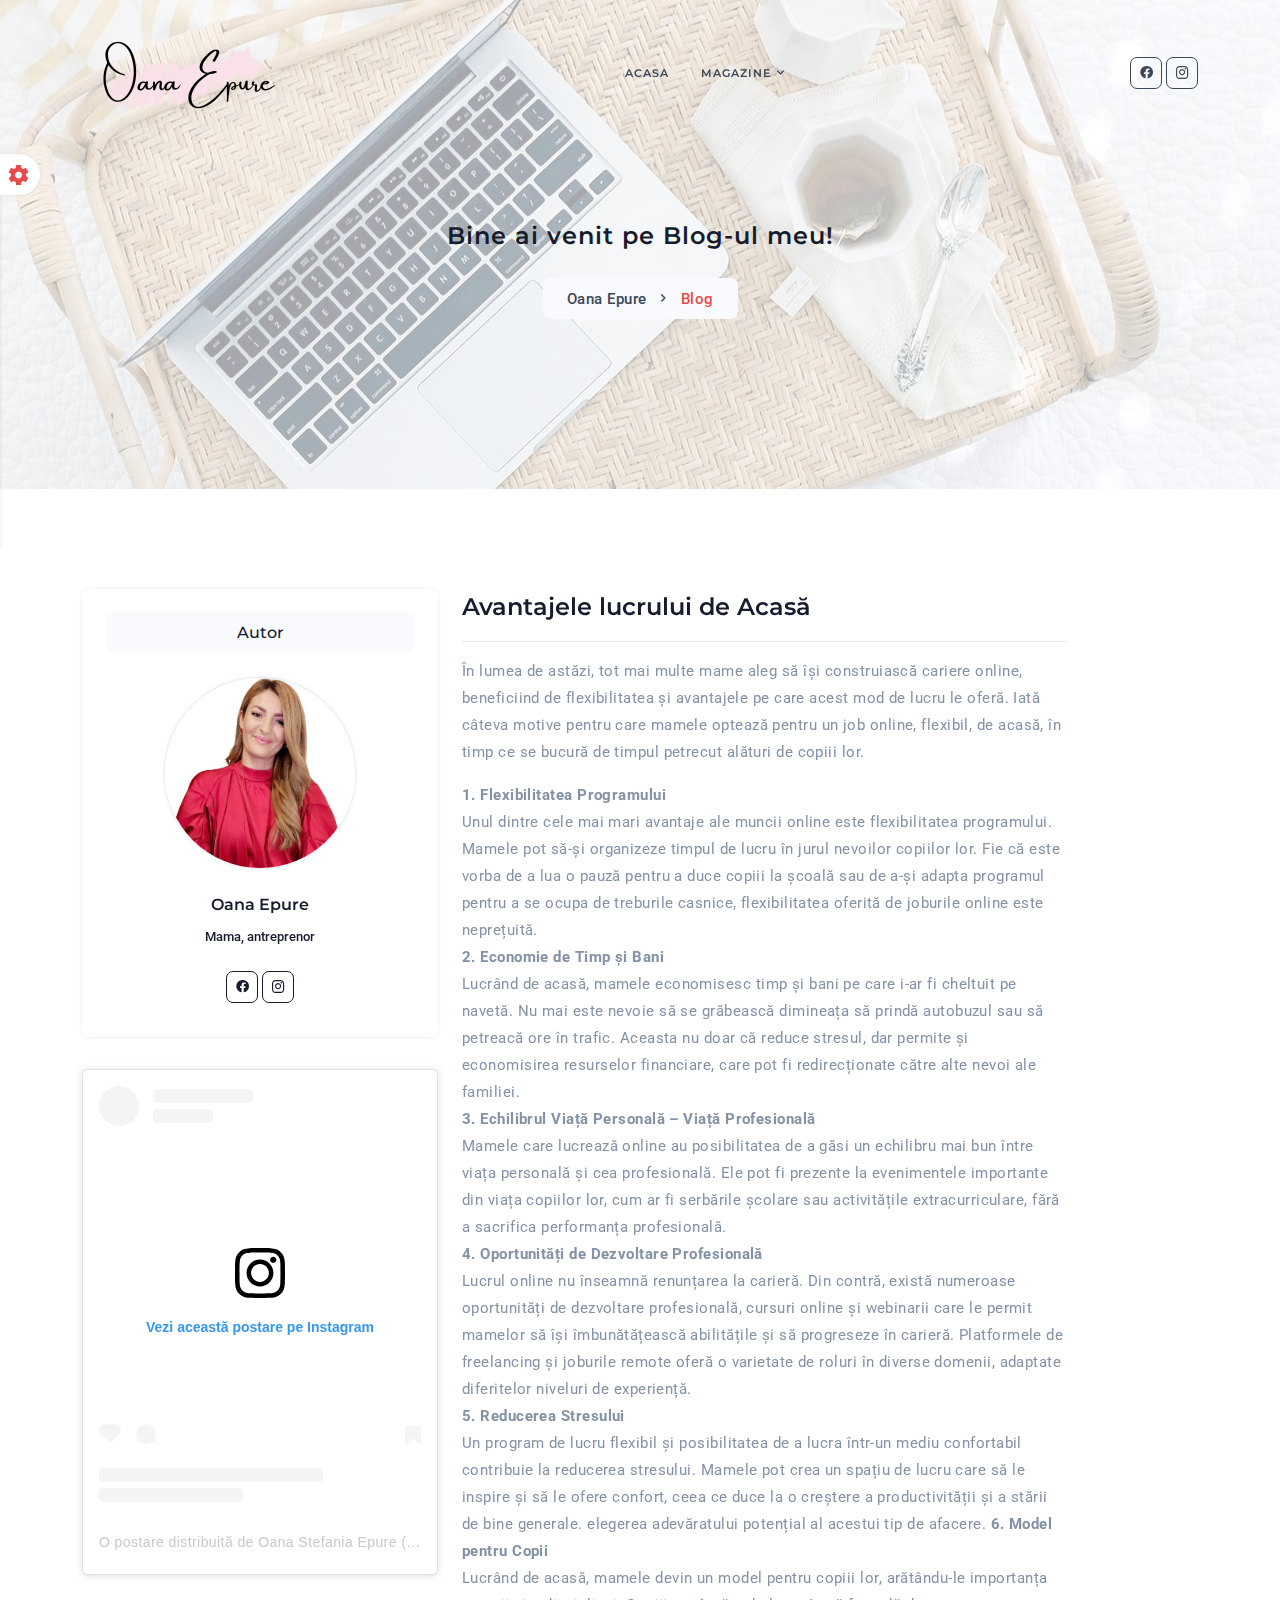
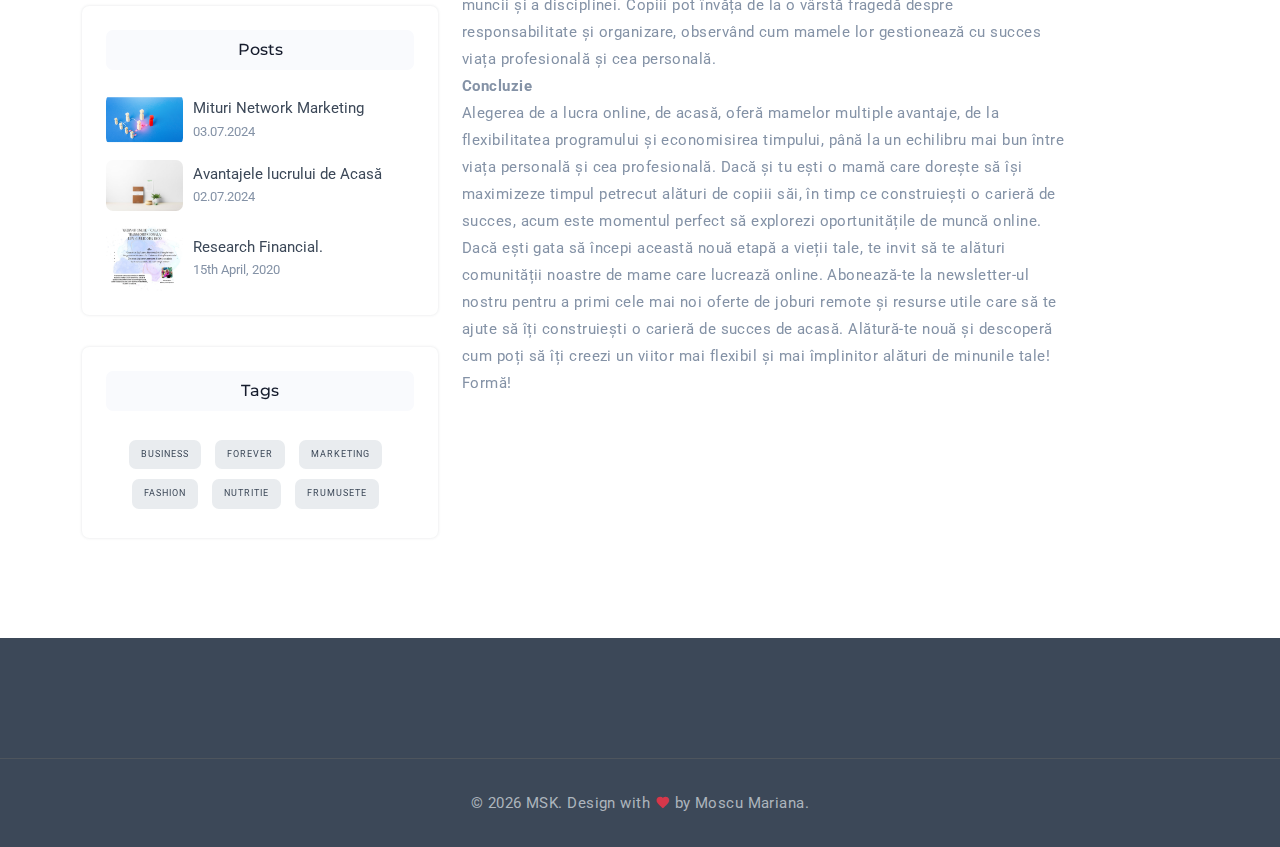
<file: page-blog-avantaje.html>
<!DOCTYPE html>
<html lang="en">
  <head>
    <meta charset="utf-8" />
    <title>Oana Epure- Blog</title>
    <meta name="viewport" content="width=device-width, initial-scale=1.0" />
    <meta
      name="description"
      content="Premium Bootstrap 5 Landing Page Template"
    />
    <meta
      name="keywords"
      content="Bootstrap 5, premium, marketing, multipurpose"
    />
    <meta content="Shreethemes" name="author" />
    <!-- favicon -->
    <link rel="shortcut icon" href="images/favicon.ico" />
    <!-- Bootstrap -->
    <link href="css/bootstrap.min.css" rel="stylesheet" type="text/css" />

    <!-- Icon -->
    <link
      href="css/materialdesignicons.min.css"
      rel="stylesheet"
      type="text/css"
    />
    <!-- Custom Css -->
    <link
      href="css/style.min.css"
      rel="stylesheet"
      type="text/css"
      id="theme-opt"
    />
    <link href="css/colors/default.css" rel="stylesheet" id="color-opt" />
  </head>

  <body>
    <!-- Loader -->
    <div id="preloader">
      <div id="status">
        <div class="logo">
          <img
            src="images/logo.png"
            height="20"
            class="d-block mx-auto"
            alt=""
          />
        </div>
        <div class="spinner">
          <div class="bounce1"></div>
          <div class="bounce2"></div>
          <div class="bounce3"></div>
        </div>
      </div>
    </div>
    <!-- Loader -->

    <!-- Navbar Start -->
    <nav
      id="navbar"
      class="navbar navbar-expand-lg fixed-top navbar-custom navbar-light sticky"
    >
      <div class="container">
        <a class="navbar-brand" href="">
          <img src="images/logo.png" class="logo-light-mode" alt="" />
          <img src="images/logo.png" class="logo-dark-mode" alt="" />
        </a>
        <button
          class="navbar-toggler"
          type="button"
          data-bs-toggle="collapse"
          data-bs-target="#navbarCollapse"
          aria-controls="navbarCollapse"
          aria-expanded="false"
          aria-label="Toggle navigation"
        >
          <span data-feather="menu" class="fea icon-md"></span></button
        ><!--end button-->

        <div class="collapse navbar-collapse" id="navbarCollapse">
          <ul id="navbar-navlist" class="navbar-nav navbar-nav-link mx-auto">
            <li class="nav-item">
              <a class="nav-link" href="index.html">Acasa</a>
            </li>
            
            <!--end nav item-->
            <li class="btn-group nav-item">
              <button
                type="button"
                class="nav-link dropdown-toggle"
                data-bs-toggle="dropdown"
                aria-expanded="false"
              >
                Magazine
              </button>
              <ul class="dropdown-menu rounded border-0 shadow">
                <li>
                  <a
                    class="dropdown-item"
                    href="https://foreverliving.ro/aloe-vera-gelly-forever?rid=440-101-711-890&fbclid=IwAR0WhtSpmrFMXPHA9l3DPSHt-nsnHLXv6kcZBqEc7PninhhVXFdvXhzobcwl"
                    >Magazin RO</a
                  >
                </li>
                <li>
                  <a
                    class="dropdown-item"
                    href="https://foreverliving.com/gbr/en-gb/home"
                    >Magazin UK</a
                  >
                </li>
                <li>
                  <a
                    class="dropdown-item"
                    href="https://www.foreverliving.fr/FR/fr/boutique"
                    >Magazin Franta</a
                  >
                </li>
                <li>
                  <a
                    class="dropdown-item"
                    href="https://foreverliving.com/grc/el-gr/home"
                    >Magazin Grecia</a
                  >
                </li>
              </ul>
            </li>
          </ul>

          <ul class="list-unstyled mb-0 mt-2 mt-sm-0 social-icon">
            <li class="list-inline-item">
              <a href="https://www.facebook.com/musat.stefaniaoana">
                <i class="mdi mdi-facebook"> </i
              ></a>
            </li>

            <li class="list-inline-item">
              <a href="https://www.instagram.com/oanastefaniaepure/"
                ><i class="mdi mdi-instagram"></i
              ></a>
            </li>
          </ul>
        </div>
      </div>
      <!--end container-->
    </nav>
    <!--end navbar-->
    <!-- Navbar End -->
    <!-- Home Start -->
    <section
      class="bg-half d-table w-100"
      style="background: url('images/home/bg-pages.jpg') center center"
    >
      <div class="bg-overlay bg-overlay-white"></div>
      <div class="container">
        <div class="row mt-5 justify-content-center">
          <div class="col-lg-12 text-center">
            <div class="page-next-level">
              <h4 class="title">Bine ai venit pe Blog-ul meu!</h4>
              <ul
                class="page-next bg-light d-inline-block py-2 px-4 mt-3 rounded mb-0"
              >
                <li><a href="index.html" class="text-dark">Oana Epure</a></li>
                <li>
                  <span class="text-primary"> Blog</span>
                </li>
              </ul>
            </div>
          </div>
          <!--end col-->
        </div>
        <!--end row-->
      </div>
      <!--end container-->
    </section>
    <!--end section-->
    <!-- Home End -->

    <!-- Work Start -->
    <section class="section">
      <div class="container">
        <div class="row">
          <!-- WORK START -->
          <div
            class="col-lg-7 col-md-6 order-2 order-md-1 mt-4 mt-sm-0 pt-2 pt-sm-0"
          >
            <div class="row me-lg-4">
              <div class="col-lg-12">
                <div class="work-details">
                  <h4 class="title mb-3 border-bottom pb-3">
                    Avantajele lucrului de Acasă 
                  </h4>
                  <p class="text-muted">
                    În lumea de astăzi, tot mai multe mame aleg să își construiască cariere online, beneficiind de flexibilitatea și avantajele pe care acest mod de lucru le oferă. Iată câteva motive pentru care mamele optează pentru un job online, flexibil, de acasă, în timp ce se bucură de timpul petrecut alături de copiii lor. 
                  </p>
                  <p class="text-muted mb-0">
                    <b>
                      1. Flexibilitatea Programului </b
                    >
                    <br />
                    Unul dintre cele mai mari avantaje ale muncii online este flexibilitatea programului. Mamele pot să-și organizeze timpul de lucru în jurul nevoilor copiilor lor. Fie că este vorba de a lua o pauză pentru a duce copiii la școală sau de a-și adapta programul pentru a se ocupa de treburile casnice, flexibilitatea oferită de joburile online este neprețuită. 
                  </p>

                  <p class="text-muted mb-0">
                    <b>2. Economie de Timp și Bani  </b>
                    <br />
                    Lucrând de acasă, mamele economisesc timp și bani pe care i-ar fi cheltuit pe navetă. Nu mai este nevoie să se grăbească dimineața să prindă autobuzul sau să petreacă ore în trafic. Aceasta nu doar că reduce stresul, dar permite și economisirea resurselor financiare, care pot fi redirecționate către alte nevoi ale familiei. 

                  <p class="text-muted mb-0">
                    <b>
                      3. Echilibrul Viață Personală – Viață Profesională 
                    </b>
                    <br />
                    Mamele care lucrează online au posibilitatea de a găsi un echilibru mai bun între viața personală și cea profesională. Ele pot fi prezente la evenimentele importante din viața copiilor lor, cum ar fi serbările școlare sau activitățile extracurriculare, fără a sacrifica performanța profesională. 
                  </p>

                  <p class="text-muted mb-0">
                    <b>
                      4. Oportunități de Dezvoltare Profesională 
                    </b>
                    <br />
                    Lucrul online nu înseamnă renunțarea la carieră. Din contră, există numeroase oportunități de dezvoltare profesională, cursuri online și webinarii care le permit mamelor să își îmbunătățească abilitățile și să progreseze în carieră. Platformele de freelancing și joburile remote oferă o varietate de roluri în diverse domenii, adaptate diferitelor niveluri de experiență. 
                  </p>

                  <p class="text-muted mb-0">
                    <b> 5. Reducerea Stresului  </b>
                    <br />
                    Un program de lucru flexibil și posibilitatea de a lucra într-un mediu confortabil contribuie la reducerea stresului. Mamele pot crea un spațiu de lucru care să le inspire și să le ofere confort, ceea ce duce la o creștere a productivității și a stării de bine generale. elegerea adevăratului potențial al
                    acestui tip de afacere.
                    <b>6. Model pentru Copii </b>
                    <br />Lucrând de acasă, mamele devin un model pentru copiii lor, arătându-le importanța muncii și a disciplinei. Copiii pot învăța de la o vârstă fragedă despre responsabilitate și organizare, observând cum mamele lor gestionează cu succes viața profesională și cea personală.  <br /><b
                      >Concluzie </b>

                      <br>Alegerea de a lucra online, de acasă, oferă mamelor multiple avantaje, de la flexibilitatea programului și economisirea timpului, până la un echilibru mai bun între viața personală și cea profesională. Dacă și tu ești o mamă care dorește să își maximizeze timpul petrecut alături de copiii săi, în timp ce construiești o carieră de succes, acum este momentul perfect să explorezi oportunitățile de muncă online. 
                      
                       
                      
                      Dacă ești gata să începi această nouă etapă a vieții tale, te invit să te alături comunității noastre de mame care lucrează online. Abonează-te la newsletter-ul nostru pentru a primi cele mai noi oferte de joburi remote și resurse utile care să te ajute să îți construiești o carieră de succes de acasă. Alătură-te nouă și descoperă cum poți să îți creezi un viitor mai flexibil și mai împlinitor alături de minunile tale! 
                      
                      Formă!
                   
                  </p>
                </div>
              </div>
              <!--end col-->
            </div>
            <!--end row-->
          </div>
          <!--end col-->
          <!--end col-->

          <!-- START SIDEBAR -->
          <div class="col-lg-4 col-md-6 col-12 mt-4 mt-sm-0 pt-2 pt-sm-0">
            <div class="sidebar sticky-sidebar">
              <!-- Author -->
              <div class="widget">
                <div class="p-4 rounded shadow">
                  <h6
                    class="widget-title font-weight-bold pt-2 pb-2 bg-light rounded text-center"
                  >
                    Autor
                  </h6>
                  <div class="text-center author mt-4">
                    <img
                      src="images/home/hero.jpg"
                      class="avatar avatar-md shadow border mx-auto rounded-circle"
                      alt=""
                    />
                    <div class="mt-4">
                      <h6>Oana Epure</h6>
                      <small>Mama, antreprenor</small>
                      <ul class="list-unstyled social-icon social mt-4 mb-0">
                        <li class="list-inline-item">
                          <a href="https://www.facebook.com/musat.stefaniaoana" class="rounded"
                            ><i class="mdi mdi-facebook"></i
                          ></a>
                        </li>
                        <li class="list-inline-item">
                          <a href="https://www.instagram.com/oanastefaniaepure/" class="rounded"
                            ><i class="mdi mdi-instagram"></i
                          ></a>
                        </li>
                        
                       
                      </ul>
                    </div>
                  </div>
                </div>
              </div>
              <!-- Author -->

              <!-- social media -->
              <div class="widget mt-4 pt-2">
<blockquote class="instagram-media" data-instgrm-captioned data-instgrm-permalink="https://www.instagram.com/p/C8giT4OoSO4/?utm_source=ig_embed&amp;utm_campaign=loading" data-instgrm-version="14" style=" background:#FFF; border:0; border-radius:3px; box-shadow:0 0 1px 0 rgba(0,0,0,0.5),0 1px 10px 0 rgba(0,0,0,0.15); margin: 1px; max-width:540px; min-width:326px; padding:0; width:99.375%; width:-webkit-calc(100% - 2px); width:calc(100% - 2px);"><div style="padding:16px;"> <a href="https://www.instagram.com/p/C8giT4OoSO4/?utm_source=ig_embed&amp;utm_campaign=loading" style=" background:#FFFFFF; line-height:0; padding:0 0; text-align:center; text-decoration:none; width:100%;" target="_blank"> <div style=" display: flex; flex-direction: row; align-items: center;"> <div style="background-color: #F4F4F4; border-radius: 50%; flex-grow: 0; height: 40px; margin-right: 14px; width: 40px;"></div> <div style="display: flex; flex-direction: column; flex-grow: 1; justify-content: center;"> <div style=" background-color: #F4F4F4; border-radius: 4px; flex-grow: 0; height: 14px; margin-bottom: 6px; width: 100px;"></div> <div style=" background-color: #F4F4F4; border-radius: 4px; flex-grow: 0; height: 14px; width: 60px;"></div></div></div><div style="padding: 19% 0;"></div> <div style="display:block; height:50px; margin:0 auto 12px; width:50px;"><svg width="50px" height="50px" viewBox="0 0 60 60" version="1.1" xmlns="https://www.w3.org/2000/svg" xmlns:xlink="https://www.w3.org/1999/xlink"><g stroke="none" stroke-width="1" fill="none" fill-rule="evenodd"><g transform="translate(-511.000000, -20.000000)" fill="#000000"><g><path d="M556.869,30.41 C554.814,30.41 553.148,32.076 553.148,34.131 C553.148,36.186 554.814,37.852 556.869,37.852 C558.924,37.852 560.59,36.186 560.59,34.131 C560.59,32.076 558.924,30.41 556.869,30.41 M541,60.657 C535.114,60.657 530.342,55.887 530.342,50 C530.342,44.114 535.114,39.342 541,39.342 C546.887,39.342 551.658,44.114 551.658,50 C551.658,55.887 546.887,60.657 541,60.657 M541,33.886 C532.1,33.886 524.886,41.1 524.886,50 C524.886,58.899 532.1,66.113 541,66.113 C549.9,66.113 557.115,58.899 557.115,50 C557.115,41.1 549.9,33.886 541,33.886 M565.378,62.101 C565.244,65.022 564.756,66.606 564.346,67.663 C563.803,69.06 563.154,70.057 562.106,71.106 C561.058,72.155 560.06,72.803 558.662,73.347 C557.607,73.757 556.021,74.244 553.102,74.378 C549.944,74.521 548.997,74.552 541,74.552 C533.003,74.552 532.056,74.521 528.898,74.378 C525.979,74.244 524.393,73.757 523.338,73.347 C521.94,72.803 520.942,72.155 519.894,71.106 C518.846,70.057 518.197,69.06 517.654,67.663 C517.244,66.606 516.755,65.022 516.623,62.101 C516.479,58.943 516.448,57.996 516.448,50 C516.448,42.003 516.479,41.056 516.623,37.899 C516.755,34.978 517.244,33.391 517.654,32.338 C518.197,30.938 518.846,29.942 519.894,28.894 C520.942,27.846 521.94,27.196 523.338,26.654 C524.393,26.244 525.979,25.756 528.898,25.623 C532.057,25.479 533.004,25.448 541,25.448 C548.997,25.448 549.943,25.479 553.102,25.623 C556.021,25.756 557.607,26.244 558.662,26.654 C560.06,27.196 561.058,27.846 562.106,28.894 C563.154,29.942 563.803,30.938 564.346,32.338 C564.756,33.391 565.244,34.978 565.378,37.899 C565.522,41.056 565.552,42.003 565.552,50 C565.552,57.996 565.522,58.943 565.378,62.101 M570.82,37.631 C570.674,34.438 570.167,32.258 569.425,30.349 C568.659,28.377 567.633,26.702 565.965,25.035 C564.297,23.368 562.623,22.342 560.652,21.575 C558.743,20.834 556.562,20.326 553.369,20.18 C550.169,20.033 549.148,20 541,20 C532.853,20 531.831,20.033 528.631,20.18 C525.438,20.326 523.257,20.834 521.349,21.575 C519.376,22.342 517.703,23.368 516.035,25.035 C514.368,26.702 513.342,28.377 512.574,30.349 C511.834,32.258 511.326,34.438 511.181,37.631 C511.035,40.831 511,41.851 511,50 C511,58.147 511.035,59.17 511.181,62.369 C511.326,65.562 511.834,67.743 512.574,69.651 C513.342,71.625 514.368,73.296 516.035,74.965 C517.703,76.634 519.376,77.658 521.349,78.425 C523.257,79.167 525.438,79.673 528.631,79.82 C531.831,79.965 532.853,80.001 541,80.001 C549.148,80.001 550.169,79.965 553.369,79.82 C556.562,79.673 558.743,79.167 560.652,78.425 C562.623,77.658 564.297,76.634 565.965,74.965 C567.633,73.296 568.659,71.625 569.425,69.651 C570.167,67.743 570.674,65.562 570.82,62.369 C570.966,59.17 571,58.147 571,50 C571,41.851 570.966,40.831 570.82,37.631"></path></g></g></g></svg></div><div style="padding-top: 8px;"> <div style=" color:#3897f0; font-family:Arial,sans-serif; font-size:14px; font-style:normal; font-weight:550; line-height:18px;">Vezi această postare pe Instagram</div></div><div style="padding: 12.5% 0;"></div> <div style="display: flex; flex-direction: row; margin-bottom: 14px; align-items: center;"><div> <div style="background-color: #F4F4F4; border-radius: 50%; height: 12.5px; width: 12.5px; transform: translateX(0px) translateY(7px);"></div> <div style="background-color: #F4F4F4; height: 12.5px; transform: rotate(-45deg) translateX(3px) translateY(1px); width: 12.5px; flex-grow: 0; margin-right: 14px; margin-left: 2px;"></div> <div style="background-color: #F4F4F4; border-radius: 50%; height: 12.5px; width: 12.5px; transform: translateX(9px) translateY(-18px);"></div></div><div style="margin-left: 8px;"> <div style=" background-color: #F4F4F4; border-radius: 50%; flex-grow: 0; height: 20px; width: 20px;"></div> <div style=" width: 0; height: 0; border-top: 2px solid transparent; border-left: 6px solid #f4f4f4; border-bottom: 2px solid transparent; transform: translateX(16px) translateY(-4px) rotate(30deg)"></div></div><div style="margin-left: auto;"> <div style=" width: 0px; border-top: 8px solid #F4F4F4; border-right: 8px solid transparent; transform: translateY(16px);"></div> <div style=" background-color: #F4F4F4; flex-grow: 0; height: 12px; width: 16px; transform: translateY(-4px);"></div> <div style=" width: 0; height: 0; border-top: 8px solid #F4F4F4; border-left: 8px solid transparent; transform: translateY(-4px) translateX(8px);"></div></div></div> <div style="display: flex; flex-direction: column; flex-grow: 1; justify-content: center; margin-bottom: 24px;"> <div style=" background-color: #F4F4F4; border-radius: 4px; flex-grow: 0; height: 14px; margin-bottom: 6px; width: 224px;"></div> <div style=" background-color: #F4F4F4; border-radius: 4px; flex-grow: 0; height: 14px; width: 144px;"></div></div></a><p style=" color:#c9c8cd; font-family:Arial,sans-serif; font-size:14px; line-height:17px; margin-bottom:0; margin-top:8px; overflow:hidden; padding:8px 0 7px; text-align:center; text-overflow:ellipsis; white-space:nowrap;"><a href="https://www.instagram.com/p/C8giT4OoSO4/?utm_source=ig_embed&amp;utm_campaign=loading" style=" color:#c9c8cd; font-family:Arial,sans-serif; font-size:14px; font-style:normal; font-weight:normal; line-height:17px; text-decoration:none;" target="_blank">O postare distribuită de Oana Stefania Epure (@oanastefaniaepure)</a></p></div></blockquote> <script async src="//www.instagram.com/embed.js"></script>                <!-- SEARCH -->

             

              <!-- RECENT POST -->
              <div class="widget mt-4 pt-2">
                <div class="p-4 rounded shadow">
                  <h6
                    class="widget-title font-weight-bold pt-2 pb-2 bg-light rounded text-center"
                  >
                  Posts
                  </h6>
                  <div class="mt-4">
                    <div class="clearfix d-flex align-items-center post-recent">
                      <div class="post-recent-thumb">
                        <a href="jvascript:void(0)">
                          <img
                            alt="img"
                            src="images/blog/07.jpg"
                            class="img-fluid rounded"
                        /></a>
                      </div>
                      <div class="post-recent-content">
                        <a href="page-blog.html">Mituri Network Marketing</a
                        ><span class="text-muted">03.07.2024</span>
                      </div>
                    </div>
                    <div class="clearfix d-flex align-items-center post-recent">
                      <div class="post-recent-thumb">
                        <a href="page-blog.html">
                          <img
                            alt="img"
                            src="images/blog/08.jpg"
                            class="img-fluid rounded"
                        /></a>
                      </div>
                      <div class="post-recent-content">
                        <a href="page-blog-detail.html"
                          >Avantajele lucrului de Acasă </a
                        >
                        <span class="text-muted">02.07.2024</span>
                      </div>
                    </div>
                    <div class="clearfix d-flex align-items-center post-recent">
                      <div class="post-recent-thumb">
                        <a href="page-blog-avantaje.html">
                          <img
                            alt="img"
                            src="images/blog/01.jpg"
                            class="img-fluid rounded"
                        /></a>
                      </div>
                      <div class="post-recent-content">
                        <a href="jvascript:void(0)">Research Financial.</a>
                        <span class="text-muted">15th April, 2020</span>
                      </div>
                    </div>
                  </div>
                </div>
              </div>
              <!-- RECENT POST -->

              <!-- TAG CLOUDS -->
              <div class="widget mt-4 pt-2 text-center">
                <div class="p-4 rounded shadow">
                  <h6
                    class="widget-title font-weight-bold pt-2 pb-2 bg-light rounded"
                  >
                    Tags 
                  </h6>
                  <div class="tagcloud mt-4">
                    <a href="jvascript:void(0)" class="rounded">Business</a>
                    <a href="jvascript:void(0)" class="rounded">Forever</a>
                    <a href="jvascript:void(0)" class="rounded">Marketing</a>
                    <a href="jvascript:void(0)" class="rounded">Fashion</a>
                    <a href="jvascript:void(0)" class="rounded">Nutritie</a>
                    <a href="jvascript:void(0)" class="rounded">Frumusete</a>
                 
                  </div>
                </div>
              </div>
              <!-- TAG CLOUDS -->
            </div>
          </div>
          <!--end col-->
          <!-- END SIDEBAR -->
        </div>
        <!--end row-->
      </div>
      <!--end container-->
    </section>
    <!-- Blog -->

    <!-- Footer Start -->
    <footer class="footer bg-dark">
      <div class="container">
       
        </div>
        <!--end row-->
      </div>
      <!--end container-->
    </footer>
    <!--end footer-->
    <footer class="footer footer-bar bg-dark">
      <div class="container text-foot text-center">
        <p class="mb-0">
          ©
          <script>
            document.write(new Date().getFullYear());
          </script>
        MSK. Design with <i class="mdi mdi-heart text-danger"></i> by
          <a href="https://www.facebook.com/maryllin.marina" target="_blank" class="text-reset"
            >Moscu Mariana</a
          >.
        </p>
      </div>
      <!--end container-->
    </footer>
    <!--end footer-->
    <!-- Footer End -->

    <!-- Back to top -->
    <a
      href="#"
      onclick="topFunction()"
      class="back-to-top rounded text-center"
      id="back-to-top"
    >
      <i class="mdi mdi-chevron-up d-block"> </i>
    </a>
    <!-- Back to top -->

    <!-- Style switcher -->
    <div
      id="style-switcher"
      class="bg-light border p-3 pt-2 pb-2"
      onclick="toggleSwitcher()"
    >
      <div>
        <h6 class="title text-center">Select Your Color</h6>
        <ul class="pattern">
          <li class="list-inline-item">
            <a
              class="color1"
              href="javascript: void(0);"
              onclick="setColor('default')"
            ></a>
          </li>
          <li class="list-inline-item">
            <a
              class="color2"
              href="javascript: void(0);"
              onclick="setColor('blue')"
            ></a>
          </li>
          <li class="list-inline-item">
            <a
              class="color3"
              href="javascript: void(0);"
              onclick="setColor('light-green')"
            ></a>
          </li>
          <li class="list-inline-item">
            <a
              class="color4"
              href="javascript: void(0);"
              onclick="setColor('yellow')"
            ></a>
          </li>
          <li class="list-inline-item">
            <a
              class="color5"
              href="javascript: void(0);"
              onclick="setColor('light-yellow')"
            ></a>
          </li>
          <li class="list-inline-item">
            <a
              class="color6"
              href="javascript: void(0);"
              onclick="setColor('purple')"
            ></a>
          </li>
        </ul>

        <h6 class="title text-center pt-3 mb-0 border-top">Theme Option</h6>
        <ul class="text-center list-unstyled mb-0">
          <li class="d-grid">
            <a
              href="javascript:void(0)"
              class="btn btn-sm btn-block btn-primary rtl-version t-rtl-light mt-2"
              onclick="setTheme('style-rtl')"
              >RTL</a
            >
          </li>
          <li class="d-grid">
            <a
              href="javascript:void(0)"
              class="btn btn-sm btn-block btn-primary ltr-version t-ltr-light mt-2"
              onclick="setTheme('style')"
              >LTR</a
            >
          </li>
          <li class="d-grid">
            <a
              href="javascript:void(0)"
              class="btn btn-sm btn-block btn-primary dark-rtl-version t-rtl-dark mt-2"
              onclick="setTheme('style-dark-rtl')"
              >RTL</a
            >
          </li>
          <li class="d-grid">
            <a
              href="javascript:void(0)"
              class="btn btn-sm btn-block btn-primary dark-ltr-version t-ltr-dark mt-2"
              onclick="setTheme('style-dark')"
              >LTR</a
            >
          </li>
          <li class="d-grid">
            <a
              href="javascript:void(0)"
              class="btn btn-sm btn-block btn-dark dark-version t-dark mt-2"
              onclick="setTheme('style-dark')"
              >Dark</a
            >
          </li>
          <li class="d-grid">
            <a
              href="javascript:void(0)"
              class="btn btn-sm btn-block btn-dark light-version t-light mt-2"
              onclick="setTheme('style')"
              >Light</a
            >
          </li>
        </ul>

        <h6 class="title text-center pt-3 mb-0 border-top">Download</h6>
        <ul class="text-center list-unstyled mb-0">
          <li>
            <a
              href="https://1.envato.market/cristino"
              target="_blank"
              class="btn btn-sm btn-block btn-warning mt-2 w-100"
              >Download</a
            >
          </li>
        </ul>
      </div>
      <div class="bottom p-0">
        <a href="javascript: void(0);" class="settings bg-white shadow d-block"
          ><i
            class="mdi mdi-cog ms-1 mdi-24px position-absolute mdi-spin text-primary"
          ></i
        ></a>
      </div>
    </div>
    <!-- end Style switcher -->

    <!-- javascript -->
    <script src="js/bootstrap.bundle.min.js"></script>
    <script src="js/gumshoe.js"></script>
    <!-- Feather icon -->
    <script src="js/feather.min.js"></script>
    <!-- Main Js -->
    <script src="js/plugins.init.js"></script>
    <script src="js/app.js"></script>
  </body>
</html>
</file>
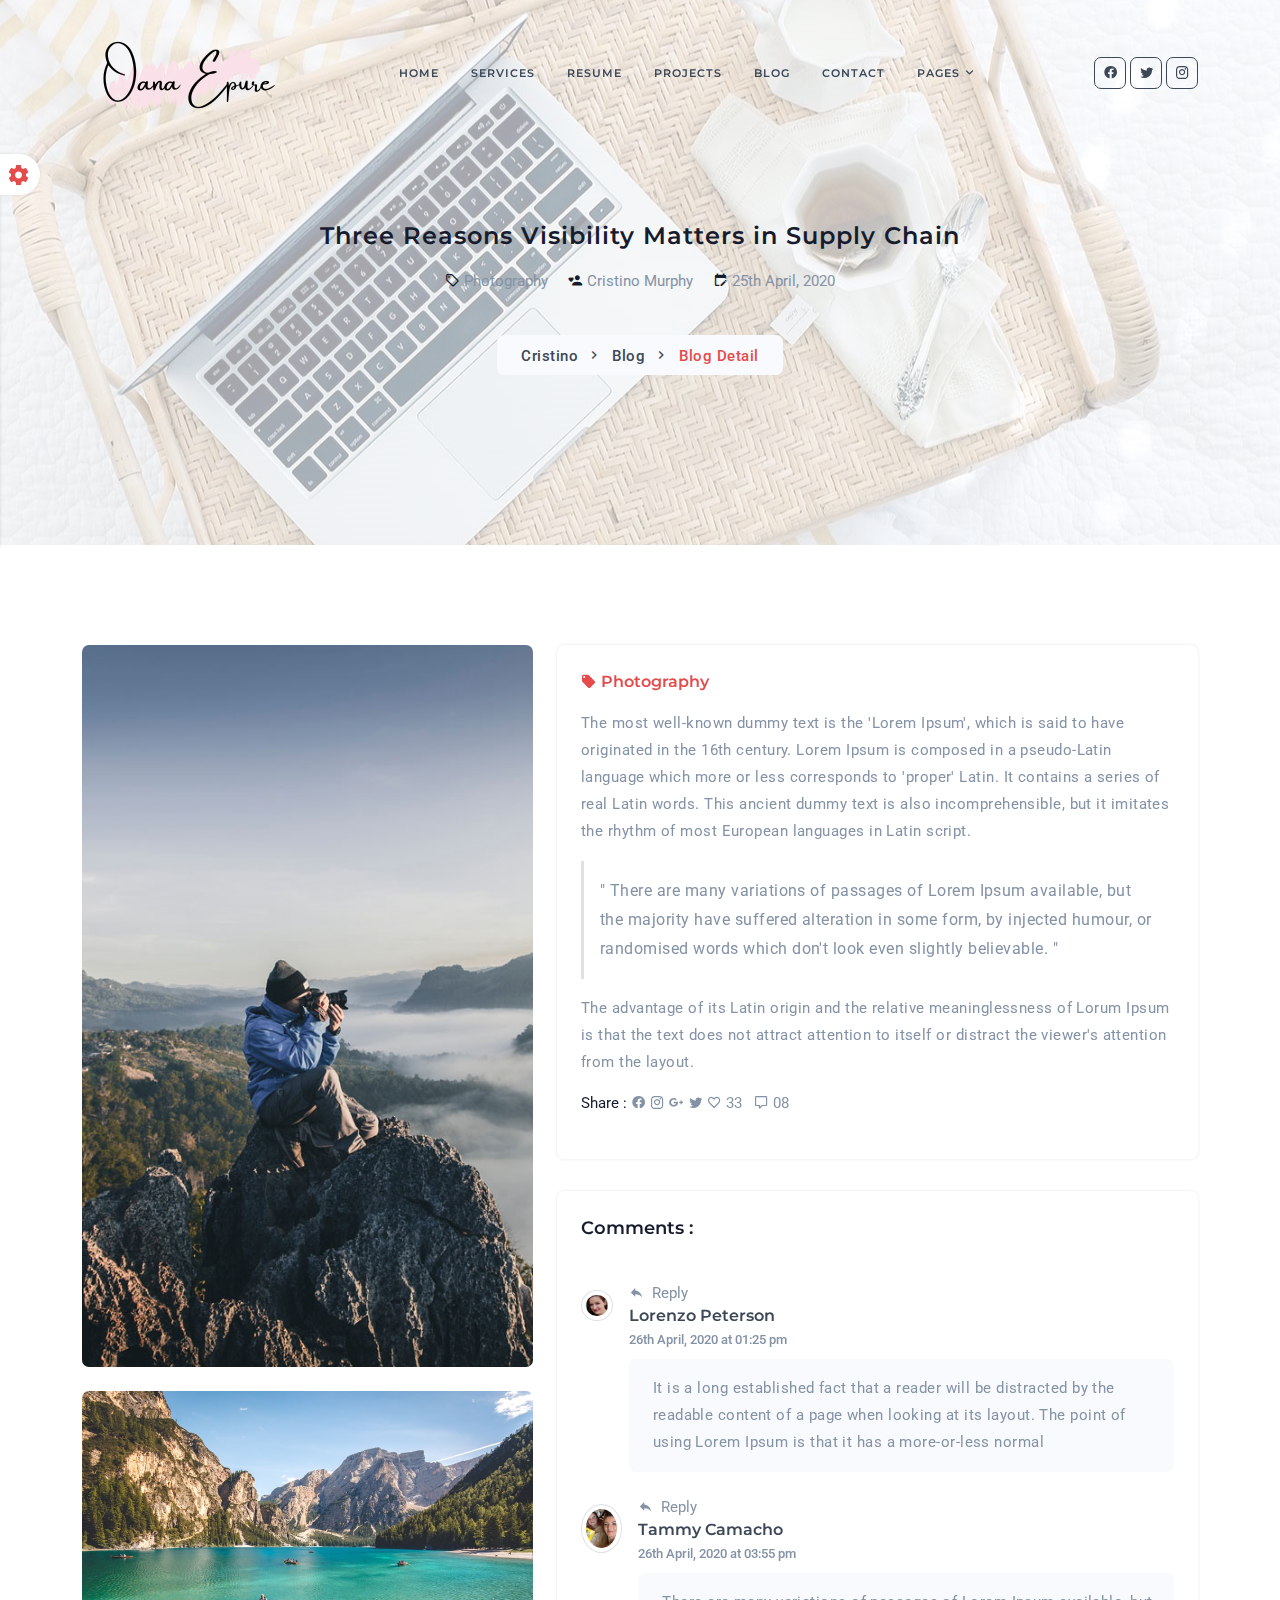
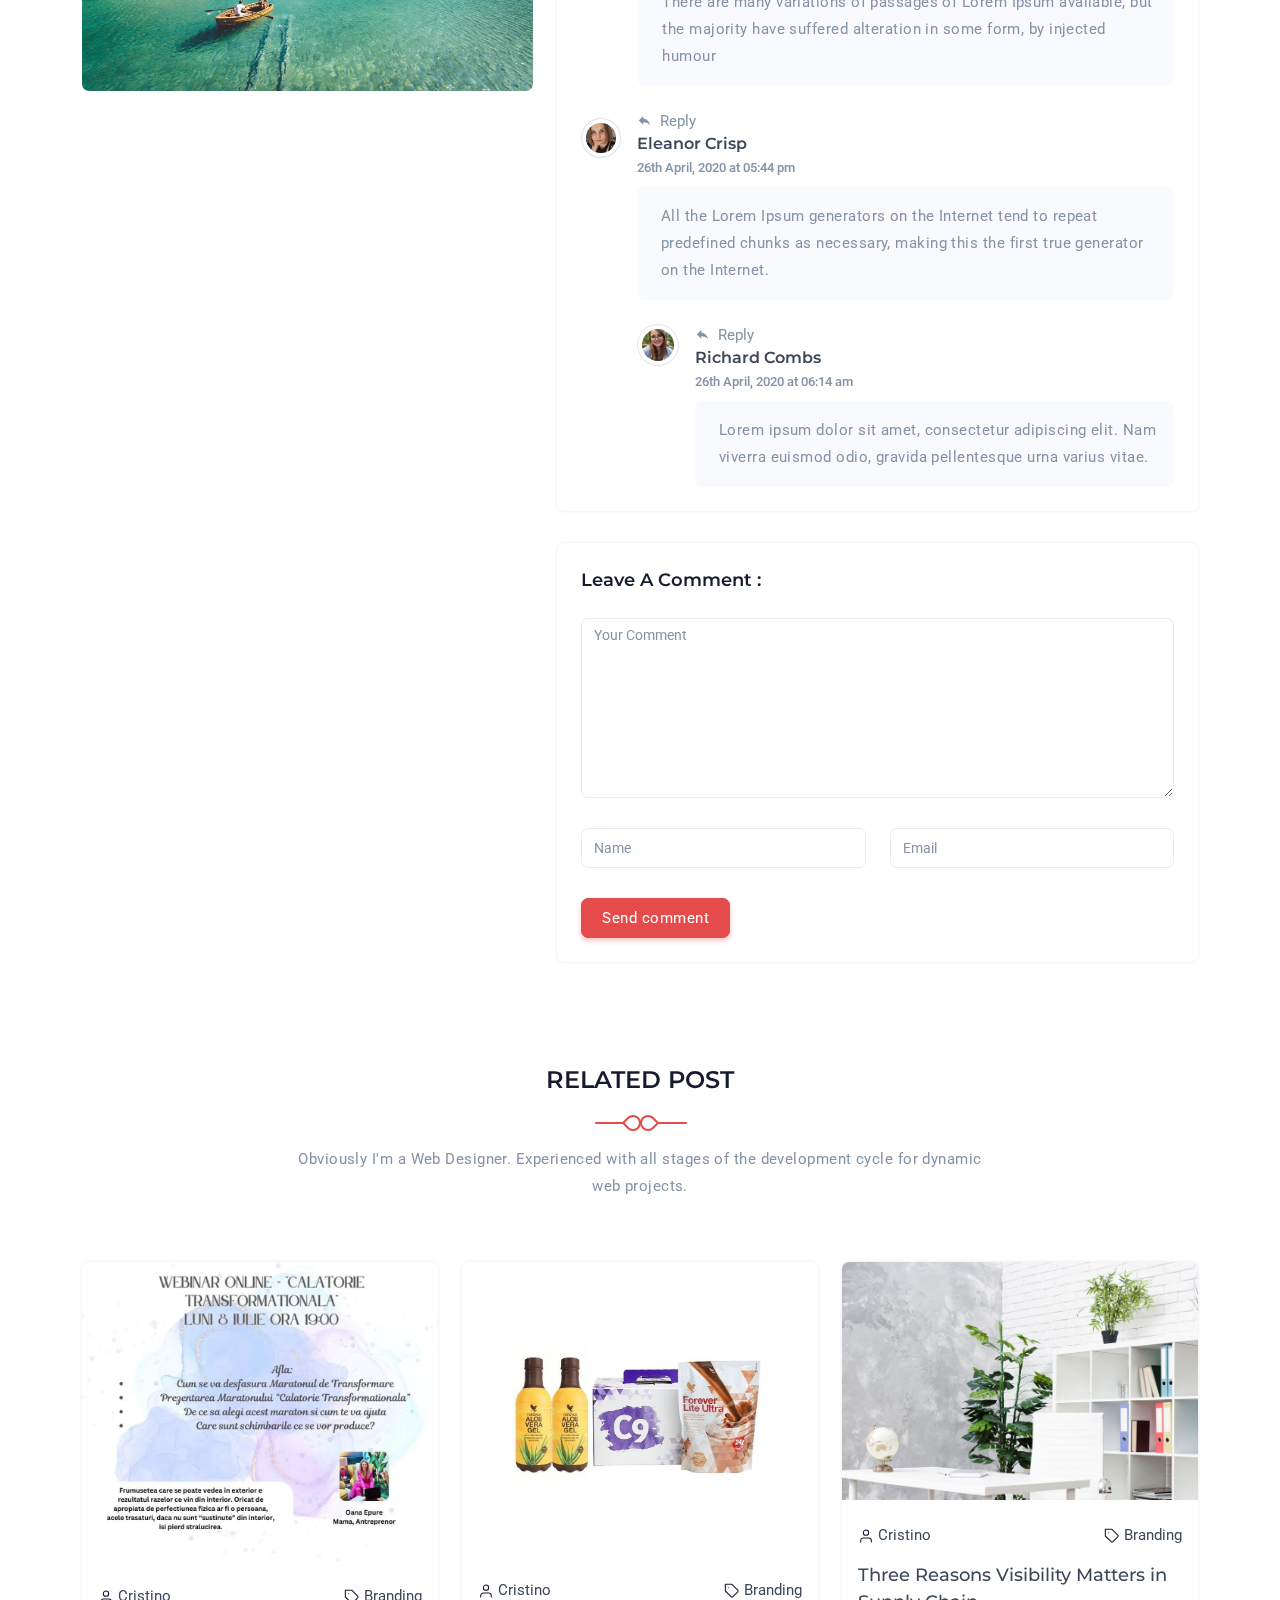
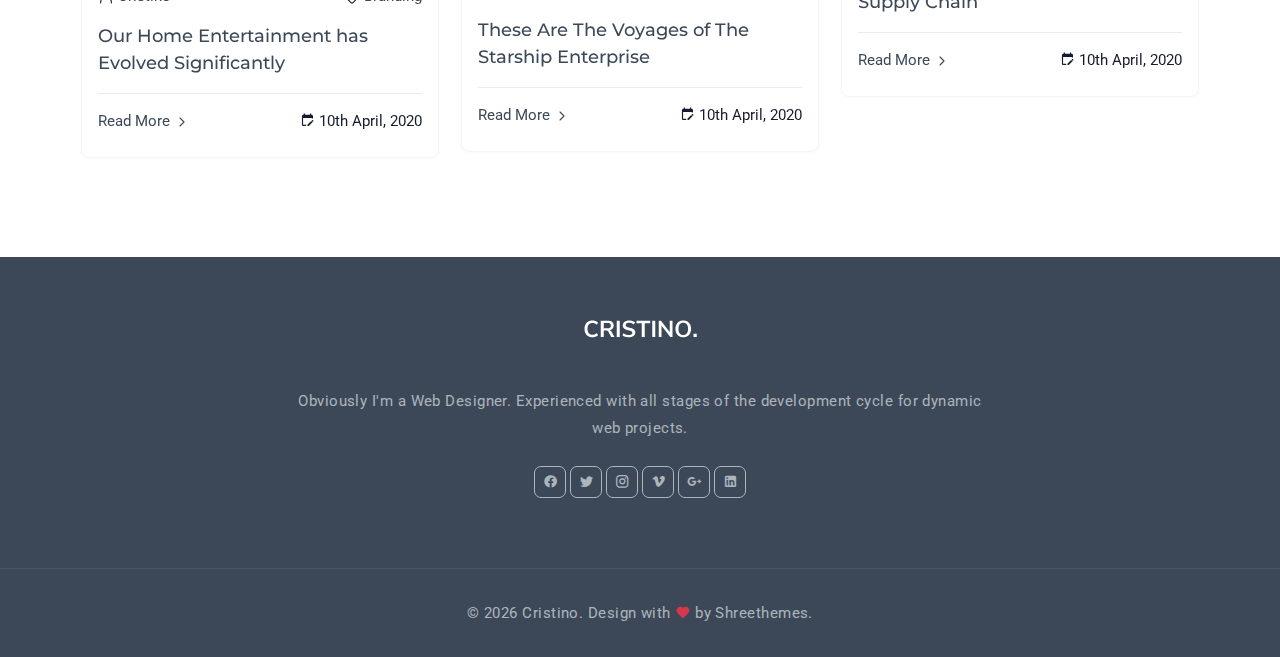
<file: page-blog-detail.html>
<!DOCTYPE html>
    <html lang="en">

    <head>
        <meta charset="utf-8">
        <title>Cristino - Personal Portfolio Template</title>
        <meta name="viewport" content="width=device-width, initial-scale=1.0">
        <meta name="description" content="Premium Bootstrap 5 Landing Page Template">
        <meta name="keywords" content="Bootstrap 5, premium, marketing, multipurpose">
        <meta content="Shreethemes" name="author">
        <!-- favicon -->
        <link rel="shortcut icon" href="images/favicon.ico">
        <!-- Bootstrap -->
        <link href="css/bootstrap.min.css" rel="stylesheet" type="text/css">
        <!-- Icon -->
        <link href="css/materialdesignicons.min.css" rel="stylesheet" type="text/css">
        <!-- Custom Css -->
        <link href="css/style.min.css" rel="stylesheet" type="text/css" id="theme-opt">
        <link href="css/colors/default.css" rel="stylesheet" id="color-opt">

    </head>

    <body>
        <!-- Loader -->
        <div id="preloader">
            <div id="status">
                <div class="logo">
                    <img src="images/logo.png" height="20" class="d-block mx-auto" alt="">
                </div>
                <div class="spinner">
                    <div class="bounce1"></div>
                    <div class="bounce2"></div>
                    <div class="bounce3"></div>
                </div>
            </div>
        </div>
        <!-- Loader -->
        
        <!-- Navbar Start -->
        <nav id="navbar" class="navbar navbar-expand-lg fixed-top navbar-custom navbar-light sticky">
    		<div class="container">
                <a class="navbar-brand" href="">
                    <img src="images/logo.png" class="logo-light-mode" alt="">
                    <img src="images/logo-light.png" class="logo-dark-mode" alt="">
                </a>
                <button class="navbar-toggler" type="button" data-bs-toggle="collapse" data-bs-target="#navbarCollapse" aria-controls="navbarCollapse" aria-expanded="false" aria-label="Toggle navigation">
                    <span data-feather="menu" class="fea icon-md"></span>
                </button><!--end button-->

                <div class="collapse navbar-collapse" id="navbarCollapse">
                    <ul id="navbar-navlist" class="navbar-nav navbar-nav-link mx-auto">
                        <li class="nav-item">
                            <a class="nav-link" href="#home">Home</a>
                        </li><!--end nav item-->
                        <li class="nav-item">
                            <a class="nav-link" href="#services">Services</a>
                        </li><!--end nav item-->
                        <li class="nav-item">
                            <a class="nav-link" href="#resume">Resume</a>
                        </li><!--end nav item-->
                        <li class="nav-item">
                            <a class="nav-link" href="#projects">Projects</a>
                        </li><!--end nav item-->
                        <li class="nav-item">
                            <a class="nav-link" href="#news">Blog</a>
                        </li><!--end nav item-->
                        <li class="nav-item">
                            <a class="nav-link" href="#contact">Contact</a>
                        </li><!--end nav item-->
                        <li class="btn-group nav-item">
                            <button type="button" class="nav-link dropdown-toggle" data-bs-toggle="dropdown" aria-expanded="false">
                                Pages
                            </button>
                            <ul class="dropdown-menu rounded border-0 shadow">
                                <li><a class="dropdown-item" href="page-blog.html">Blog</a></li>
                                <li><a class="dropdown-item" href="page-blog-detail.html">Blog Detail</a></li>
                                <li><a class="dropdown-item" href="page-portfolio.html">Portfolio</a></li>
                                <li><a class="dropdown-item" href="page-portfolio-detail.html">Portfolio Detail</a></li>
                            </ul>
                        </li>
                    </ul>

                    <ul class="list-unstyled mb-0 mt-2 mt-sm-0 social-icon">
                        <li class="list-inline-item"><a href="javascript:void(0)"><i class="mdi mdi-facebook"></i></a></li>
                        <li class="list-inline-item"><a href="javascript:void(0)"><i class="mdi mdi-twitter"></i></a></li>
                        <li class="list-inline-item"><a href="javascript:void(0)"><i class="mdi mdi-instagram"></i></a></li>
                    </ul>
                </div> 
            </div><!--end container-->
		</nav><!--end navbar-->
        <!-- Navbar End -->

        <!-- Home Start -->
        <section class="bg-half d-table w-100" style="background: url('images/home/bg-pages.jpg')center center;">
            <div class="bg-overlay bg-overlay-white"></div>
            <div class="container">
                <div class="row mt-5 justify-content-center">
                    <div class="col-lg-12 text-center">
                        <div class="page-next-level">
                            <h4 class="title"> Three Reasons Visibility Matters in Supply Chain </h4>
                            <ul class="list-unstyled mt-3">
                                <li class="list-inline-item me-3"><i class="mdi mdi-tag-outline me-1"></i><a href="javascript:void(0)" class="text-muted">Photography</a></li>
                                <li class="list-inline-item me-3"><i class="mdi mdi-account-heart me-1"></i><a href="javascript:void(0)" class="text-muted">Cristino Murphy</a></li>
                                <li class="list-inline-item"><i class="mdi mdi-calendar-edit me-1"></i><span class="text-muted">25th April, 2020</span> </li>
                            </ul>
                            <ul class="page-next bg-light d-inline-block py-2 px-4 mt-3 rounded mb-0">
                                <li><a href="index.html" class="text-dark">Cristino</a></li>
                                <li><a href="page-blog.html" class="text-dark">Blog</a></li> 
                                <li>
                                    <span class="text-primary"> Blog Detail</span> 
                                </li> 
                            </ul>
                        </div>
                    </div>  <!--end col-->
                </div><!--end row-->
            </div> <!--end container-->
        </section><!--end section-->
        <!-- Home End -->

        <!-- Blog STart -->
        <section class="section">
            <div class="container">
                <div class="row">
                    <div class="col-lg-5 col-md-4">
                        <div class="sticky-sidebar">
                            <img src="images/blog/single-1.jpg" class="img-fluid rounded d-block" alt="">
                            <img src="images/blog/06.jpg" class="img-fluid rounded mt-4" alt="">
                        </div>
                    </div>
                    <!-- BLog Start -->
                    <div class="col-lg-7 col-md-8 mt-4 mt-sm-0 pt-2 pt-sm-0">
                        <div class="blog position-relative overflow-hidden shadow rounded">
                            <div class="content p-4">
                                <h6 class="font-weight-normal"><i class="mdi mdi-tag text-primary me-1"></i><a href="javscript:void(0)" class="text-primary">Photography</a></h6>
                                <p class="text-muted mt-3">The most well-known dummy text is the 'Lorem Ipsum', which is said to have originated in the 16th century. Lorem Ipsum is composed in a pseudo-Latin language which more or less corresponds to 'proper' Latin. It contains a series of real Latin words. This ancient dummy text is also incomprehensible, but it imitates the rhythm of most European languages in Latin script. </p>
                                <blockquote class="blockquote mt-3 p-3">
                                    <p class="text-muted mb-0 font-italic">" There are many variations of passages of Lorem Ipsum available, but the majority have suffered alteration in some form, by injected humour, or randomised words which don't look even slightly believable. "</p>
                                </blockquote>
                                <p class="text-muted">The advantage of its Latin origin and the relative meaninglessness of Lorum Ipsum is that the text does not attract attention to itself or distract the viewer's attention from the layout.</p>
                                <div class="post-meta mt-3">
                                    <ul class="list-unstyled mb-0">
                                        <li class="list-inline-item float-right">
                                            <ul class="list-unstyled">
                                                <li class="list-inline-item">Share :</li>
                                                <li class="list-inline-item"><a href="javascript:void(0)" class="text-muted"><i class="mdi mdi-facebook"></i></a></li>
                                                <li class="list-inline-item"><a href="javascript:void(0)" class="text-muted"><i class="mdi mdi-instagram"></i></a></li>
                                                <li class="list-inline-item"><a href="javascript:void(0)" class="text-muted"><i class="mdi mdi-google-plus"></i></a></li>
                                                <li class="list-inline-item"><a href="javascript:void(0)" class="text-muted"><i class="mdi mdi-twitter"></i></a></li>
                                            </ul>
                                        </li>
                                        <li class="list-inline-item me-2"><a href="javascript:void(0)" class="text-muted like"><i class="mdi mdi-heart-outline me-1"></i>33</a></li>
                                        <li class="list-inline-item"><a href="javascript:void(0)" class="text-muted comments"><i class="mdi mdi-comment-outline me-1"></i>08</a></li>
                                    </ul>
                                </div>
                            </div>
                        </div>

                        <div class="mt-4 pt-2 comment-area ">
                            <div class="p-4 shadow rounded">
                                <h5 class="page-title pb-3">Comments :</h5>
                                <ul class="media-list list-unstyled mb-0">
                                    <li class="d-flex mt-4">
                                        <a class="float-left pe-3 mt-2" href="#">
                                            <img class="img-fluid d-block mx-auto img-thumbnail rounded-circle" src="images/client/01.jpg" alt="img">
                                        </a>

                                        <div class="flex-1">
                                            <a href="#" class="float-right text-muted"><i class="mdi mdi-reply"></i>&nbsp; Reply</a>
                                            <h6 class="media-heading mb-0"><a href="javascript:void(0)" class="text-dark">Lorenzo Peterson</a></h6>
                                            <small class="text-muted">26th April, 2020 at 01:25 pm</small>
                                            <p class="mt-2 bg-light font-italic media-para text-muted rounded pt-3 pb-3 ps-4 pe-3 mb-0">It is a long established fact that a reader will be distracted by the readable content of a page when looking at its layout. The point of using Lorem Ipsum is that it has a more-or-less normal</p>
                                        </div>
                                    </li>

                                    <li class="d-flex mt-4">
                                        <a class="float-left pe-3 mt-2" href="#">
                                            <img class="img-fluid d-block mx-auto img-thumbnail rounded-circle" src="images/client/02.jpg" alt="img">
                                        </a>

                                        <div class="flex-1">
                                            <a href="#" class="float-right text-muted"><i class="mdi mdi-reply"></i>&nbsp; Reply</a>
                                            <h6 class="media-heading mb-0"><a href="javascript:void(0)" class="text-dark">Tammy Camacho</a></h6>
                                            <small class="text-muted">26th April, 2020 at 03:55 pm</small>
                                            <p class="mt-2 bg-light font-italic media-para text-muted rounded pt-3 pb-3 ps-4 pe-3 mb-0">There are many variations of passages of Lorem Ipsum available, but the majority have suffered alteration in some form, by injected humour</p>
                                        </div>
                                    </li>

                                    <li class="d-flex mt-4">
                                        <a class="float-left pe-3 mt-2" href="#">
                                            <img class="img-fluid d-block mx-auto img-thumbnail rounded-circle" src="images/client/03.jpg" alt="img">
                                        </a>

                                        <div class="flex-1">
                                            <a href="#" class="float-right text-muted"><i class="mdi mdi-reply"></i>&nbsp; Reply</a>
                                            <h6 class="media-heading mb-0"><a href="javascript:void(0)" class="text-dark">Eleanor Crisp</a></h6>
                                            <small class="text-muted">26th April, 2020 at 05:44 pm</small>
                                            <p class="mt-2 bg-light font-italic media-para text-muted rounded pt-3 pb-3 ps-4 pe-3 mb-0">All the Lorem Ipsum generators on the Internet tend to repeat predefined chunks as necessary, making this the first true generator on the Internet.</p>
                                            
                                            <div class="d-flex sub_media mt-4">
                                                <a class="float-left pe-3" href="#">
                                                    <img class="img-fluid d-block mx-auto img-thumbnail rounded-circle" src="images/client/04.jpg" alt="img">
                                                </a>
                                                <div class="flex-1">
                                                    <a href="#" class="float-right text-muted"><i class="mdi mdi-reply"></i>&nbsp; Reply</a>
                                                    <h6 class="media-heading mb-0"><a href="javascript:void(0)" class="text-dark">Richard Combs</a></h6>
                                                    <small class="text-muted">26th April, 2020 at 06:14 am</small>
                                                    <p class="mt-2 bg-light font-italic media-para text-muted rounded pt-3 pb-3 ps-4 pe-3 mb-0">Lorem ipsum dolor sit amet, consectetur adipiscing elit. Nam viverra euismod odio, gravida pellentesque urna varius vitae.</p>
                                                </div>
                                            </div>
                                        </div>
                                    </li>
                                </ul>
                            </div>
                        </div>

                        <div class="mt-4 pt-2">
                            <div class="p-4 shadow rounded">
                                <h5 class="page-title pb-3">Leave A Comment :</h5>
                                <form>
                                    <div class="row">
                                        <div class="col-md-12">
                                            <div class="form-group">
                                                <textarea id="message" placeholder="Your Comment" rows="5" name="message" class="form-control border rounded" required=""></textarea>
                                            </div>
                                        </div><!--end col-->

                                        <div class="col-md-6">
                                            <div class="form-group">
                                                <input id="name" name="name" type="text" placeholder="Name" class="form-control border rounded" required="">
                                            </div>
                                        </div><!--end col-->

                                        <div class="col-md-6">
                                            <div class="form-group">
                                                <input id="email" type="email" placeholder="Email" name="email" class="form-control border rounded" required="">
                                            </div>
                                        </div><!--end col-->

                                        <div class="col-md-12">
                                            <div class="send">
                                            <button type="submit" class="btn btn-primary rounded">Send comment</button>
                                            </div>
                                        </div><!--end col-->
                                    </div><!--end row-->
                                </form><!--end form-->
                            </div>
                        </div>
                    </div>
                    <!-- BLog End -->
                </div><!--end row-->
            </div><!--end container-->

            <div class="container mt-100 mt-60">
                <div class="row justify-content-center">
                    <div class="col-12 text-center">
                        <div class="section-title">
                            <div class="position-relative">
                                <h4 class="title text-uppercase mb-4">Related Post</h4>
                                <div>
                                    <div class="title-box"></div>
                                    <div class="title-line"></div>
                                </div>
                            </div>
                            <p class="text-muted mx-auto para-desc mt-5 mb-0">Obviously I'm a Web Designer. Experienced with all stages of the development cycle for dynamic web projects.</p>
                        </div>
                    </div><!--end col-->
                </div><!--end row-->

                <div class="row">
                    <div class="col-lg-4 col-md-6 col-12 mt-4 pt-2">
                        <div class="blog-post rounded shadow">
                            <img src="images/blog/01.jpg" class="img-fluid rounded-top" alt="">
                            <div class="content pt-4 pb-4 p-3">
                                <ul class="list-unstyled d-flex justify-content-between post-meta">
                                            <li><i data-feather="user" class="fea icon-sm me-1"></i><a href="javascript:void(0)" class="text-dark">Cristino</a></li> 
                                            <li><i data-feather="tag" class="fea icon-sm me-1"></i><a href="javascript:void(0)" class="text-dark">Branding</a></li>                                    
                                        </ul>  
                                <h5 class="mb-3"><a href="page-blog-detail.html" class="title text-dark">Our Home Entertainment has Evolved Significantly</a></h5> 
                                <ul class="list-unstyled mb-0 pt-3 border-top d-flex justify-content-between">
                                    <li><a href="javascript:void(0)" class="text-dark">Read More <i data-feather="chevron-right" class="fea icon-sm"></i></a></li>
                                    <li><i class="mdi mdi-calendar-edit me-1"></i>10th April, 2020</li>
                                </ul>
                            </div><!--end content-->
                        </div><!--end blog post-->
                    </div><!--end col-->

                    <div class="col-lg-4 col-md-6 col-12 mt-4 pt-2">
                        <div class="blog-post rounded shadow">
                            <img src="images/blog/02.jpg" class="img-fluid rounded-top" alt="">
                            <div class="content pt-4 pb-4 p-3">
                                <ul class="list-unstyled d-flex justify-content-between post-meta">
                                            <li><i data-feather="user" class="fea icon-sm me-1"></i><a href="javascript:void(0)" class="text-dark">Cristino</a></li> 
                                            <li><i data-feather="tag" class="fea icon-sm me-1"></i><a href="javascript:void(0)" class="text-dark">Branding</a></li>                                    
                                        </ul> 
                                <h5 class="mb-3"><a href="page-blog-detail.html" class="title text-dark">These Are The Voyages of The Starship Enterprise</a></h5>
                                <ul class="list-unstyled mb-0 pt-3 border-top d-flex justify-content-between">
                                    <li><a href="javascript:void(0)" class="text-dark">Read More <i data-feather="chevron-right" class="fea icon-sm"></i></a></li>
                                    <li><i class="mdi mdi-calendar-edit me-1"></i>10th April, 2020</li>
                                </ul>
                            </div><!--end content-->
                        </div><!--end blog post-->
                    </div><!--end col-->

                    <div class="col-lg-4 col-md-6 col-12 mt-4 pt-2">
                        <div class="blog-post rounded shadow">
                            <img src="images/blog/03.jpg" class="img-fluid rounded-top" alt="">
                            <div class="content pt-4 pb-4 p-3">
                                <ul class="list-unstyled d-flex justify-content-between post-meta">
                                            <li><i data-feather="user" class="fea icon-sm me-1"></i><a href="javascript:void(0)" class="text-dark">Cristino</a></li> 
                                            <li><i data-feather="tag" class="fea icon-sm me-1"></i><a href="javascript:void(0)" class="text-dark">Branding</a></li>                                    
                                        </ul> 
                                <h5 class="mb-3"><a href="page-blog-detail.html" class="title text-dark">Three Reasons Visibility Matters in Supply Chain</a></h5>
                                <ul class="list-unstyled mb-0 pt-3 border-top d-flex justify-content-between">
                                    <li><a href="javascript:void(0)" class="text-dark">Read More <i data-feather="chevron-right" class="fea icon-sm"></i></a></li>
                                    <li><i class="mdi mdi-calendar-edit me-1"></i>10th April, 2020</li>
                                </ul>
                            </div><!--end content-->
                        </div><!--end blog post-->
                    </div><!--end col-->
                </div><!--end row-->
            </div><!--end container-->
        </section>
        <!-- Blog -->

        <!-- Footer Start -->
        <footer class="footer bg-dark">
            <div class="container">
                <div class="row justify-content-center">
                    <div class="col-12 text-center">
                        <a href="#"><img src="images/logo-light.png" alt=""></a>
                        <p class="para-desc mx-auto mt-5">Obviously I'm a Web Designer. Experienced with all stages of the development cycle for dynamic web projects.</p>
                        <ul class="list-unstyled mb-0 mt-4 social-icon">
                            <li class="list-inline-item"><a href="javascript:void(0)"><i class="mdi mdi-facebook"></i></a></li>
                            <li class="list-inline-item"><a href="javascript:void(0)"><i class="mdi mdi-twitter"></i></a></li>
                            <li class="list-inline-item"><a href="javascript:void(0)"><i class="mdi mdi-instagram"></i></a></li>
                            <li class="list-inline-item"><a href="javascript:void(0)"><i class="mdi mdi-vimeo"></i></a></li>
                            <li class="list-inline-item"><a href="javascript:void(0)"><i class="mdi mdi-google-plus"></i></a></li>
                            <li class="list-inline-item"><a href="javascript:void(0)"><i class="mdi mdi-linkedin"></i></a></li>
                        </ul>
                    </div><!--end col-->
                </div><!--end row-->
            </div><!--end container-->
        </footer><!--end footer-->
        <footer class="footer footer-bar bg-dark">
            <div class="container text-foot text-center">
                <p class="mb-0">© <script>document.write(new Date().getFullYear())</script> Cristino. Design with <i class="mdi mdi-heart text-danger"></i> by <a href="http://shreethemes.in/" target="_blank" class="text-reset">Shreethemes</a>.</p>
            </div><!--end container-->
        </footer><!--end footer-->
        <!-- Footer End -->
        
        <!-- Back to top -->
        <a href="#" onclick="topFunction()" class="back-to-top rounded text-center" id="back-to-top"> 
            <i class="mdi mdi-chevron-up d-block"> </i> 
        </a>
        <!-- Back to top -->
        
        <!-- Style switcher -->
        <div id="style-switcher" class="bg-light border p-3 pt-2 pb-2" onclick="toggleSwitcher()">
            <div>
                <h6 class="title text-center">Select Your Color</h6>
                <ul class="pattern">
                    <li class="list-inline-item">
                        <a class="color1" href="javascript: void(0);" onclick="setColor('default')"></a>
                    </li>
                    <li class="list-inline-item">
                        <a class="color2" href="javascript: void(0);" onclick="setColor('blue')"></a>
                    </li>
                    <li class="list-inline-item">
                        <a class="color3" href="javascript: void(0);" onclick="setColor('light-green')"></a>
                    </li>
                    <li class="list-inline-item">
                        <a class="color4" href="javascript: void(0);" onclick="setColor('yellow')"></a>
                    </li>
                    <li class="list-inline-item">
                        <a class="color5" href="javascript: void(0);" onclick="setColor('light-yellow')"></a>
                    </li>
                    <li class="list-inline-item">
                        <a class="color6" href="javascript: void(0);" onclick="setColor('purple')"></a>
                    </li>
                </ul>

                <h6 class="title text-center pt-3 mb-0 border-top">Theme Option</h6>
                <ul class="text-center list-unstyled mb-0">
                    <li class="d-grid"><a href="javascript:void(0)" class="btn btn-sm btn-block btn-primary rtl-version t-rtl-light mt-2" onclick="setTheme('style-rtl')">RTL</a></li>
                    <li class="d-grid"><a href="javascript:void(0)" class="btn btn-sm btn-block btn-primary ltr-version t-ltr-light mt-2" onclick="setTheme('style')">LTR</a></li>
                    <li class="d-grid"><a href="javascript:void(0)" class="btn btn-sm btn-block btn-primary dark-rtl-version t-rtl-dark mt-2" onclick="setTheme('style-dark-rtl')">RTL</a></li>
                    <li class="d-grid"><a href="javascript:void(0)" class="btn btn-sm btn-block btn-primary dark-ltr-version t-ltr-dark mt-2" onclick="setTheme('style-dark')">LTR</a></li>
                    <li class="d-grid"><a href="javascript:void(0)" class="btn btn-sm btn-block btn-dark dark-version t-dark mt-2" onclick="setTheme('style-dark')">Dark</a></li>
                    <li class="d-grid"><a href="javascript:void(0)" class="btn btn-sm btn-block btn-dark light-version t-light mt-2" onclick="setTheme('style')">Light</a></li>
                </ul>

                <h6 class="title text-center pt-3 mb-0 border-top">Download</h6>
                <ul class="text-center list-unstyled mb-0">
                    <li><a href="https://1.envato.market/cristino" target="_blank" class="btn btn-sm btn-block btn-warning mt-2 w-100">Download</a></li>
                </ul>
            </div>
            <div class="bottom p-0">
                <a href="javascript: void(0);" class="settings bg-white shadow d-block"><i class="mdi mdi-cog ms-1 mdi-24px position-absolute mdi-spin text-primary"></i></a>
            </div>
        </div>
        <!-- end Style switcher -->

        <!-- javascript -->
        <script src="js/bootstrap.bundle.min.js"></script>
        <script src="js/gumshoe.js"></script>
        <!-- Feather icon -->
        <script src="js/feather.min.js"></script>
        <!-- Main Js -->
        <script src="js/plugins.init.js"></script>
        <script src="js/app.js"></script>
    </body>

</html>
</file>
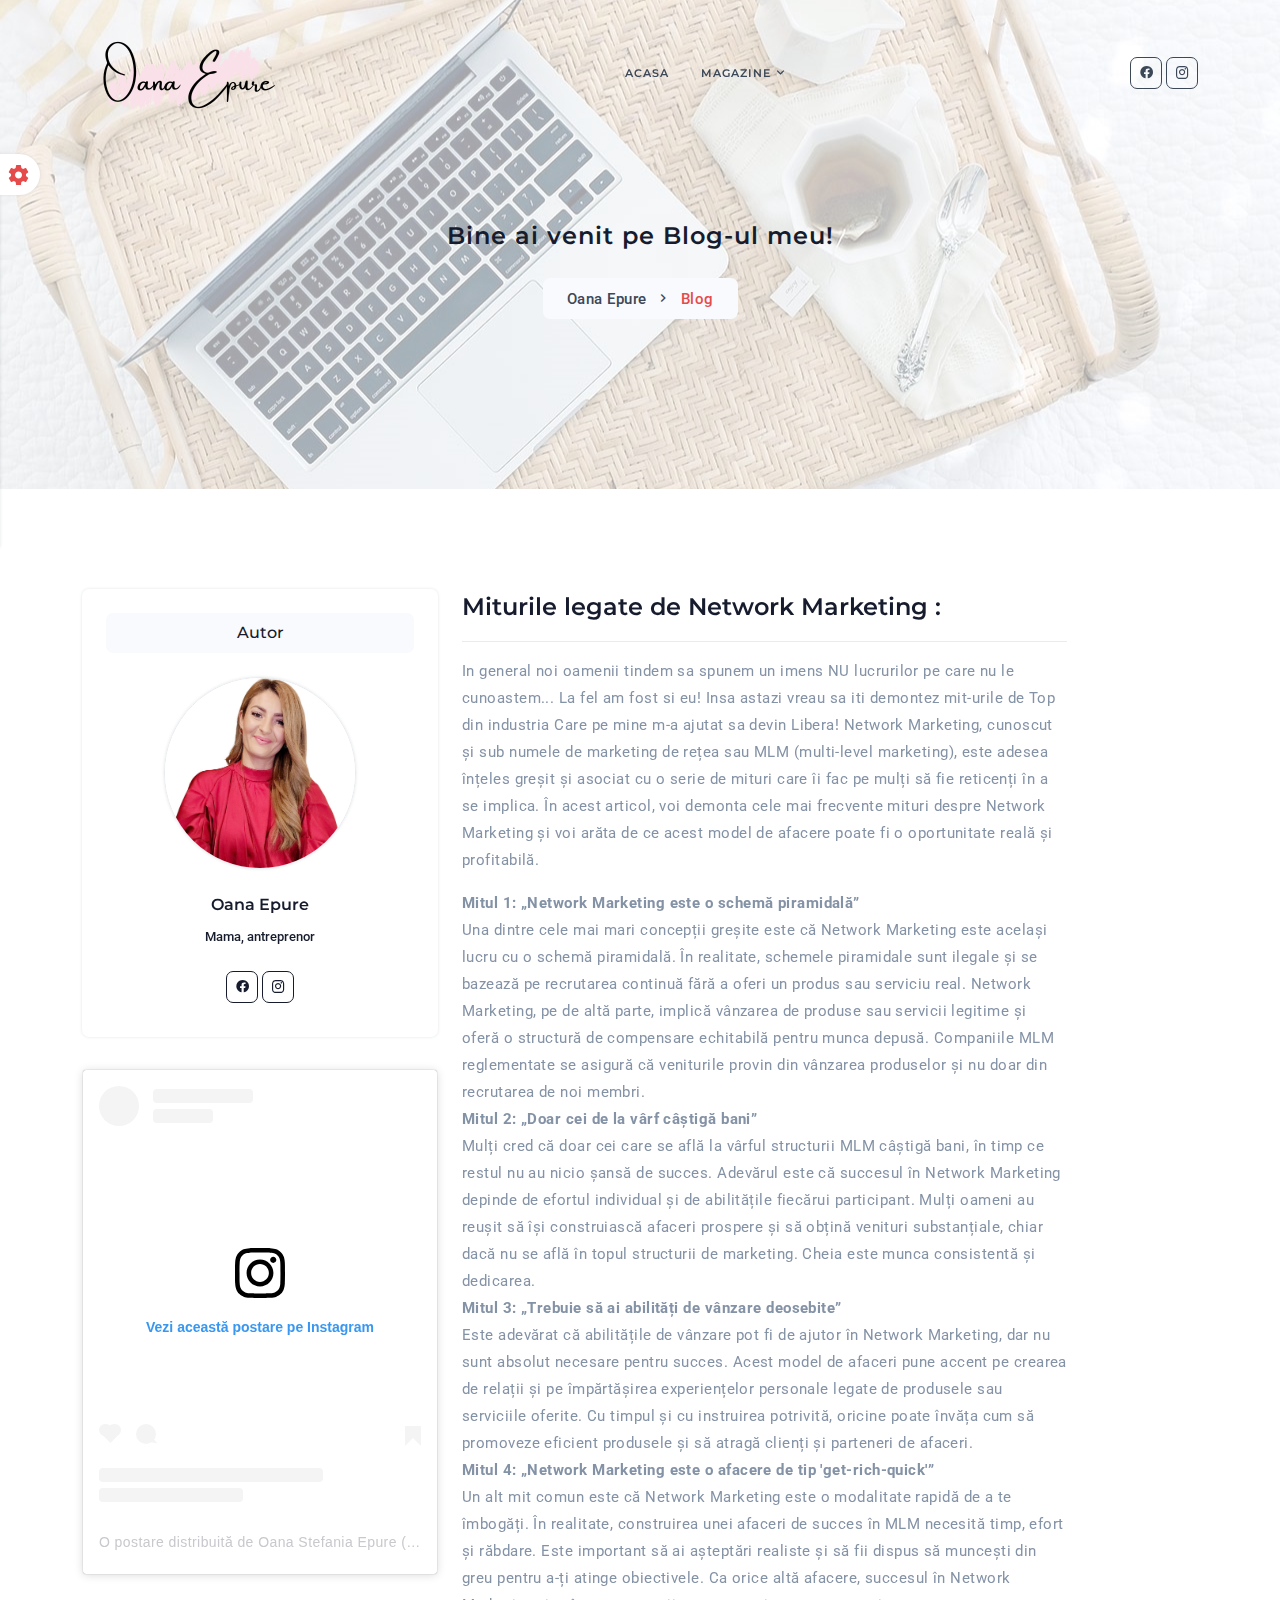
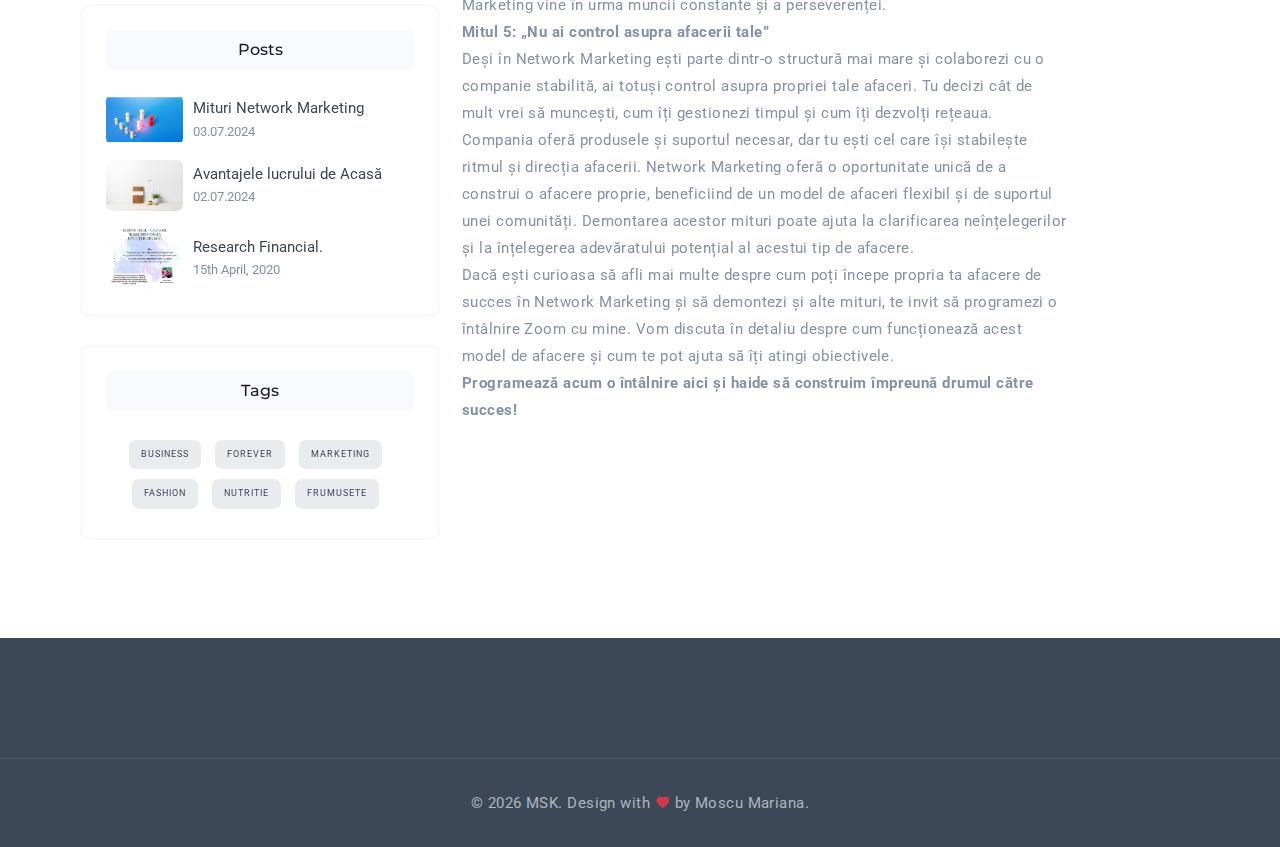
<file: page-blog.html>
<!DOCTYPE html>
<html lang="en">
  <head>
    <meta charset="utf-8" />
    <title>Oana Epure- Blog</title>
    <meta name="viewport" content="width=device-width, initial-scale=1.0" />
    <meta
      name="description"
      content="Premium Bootstrap 5 Landing Page Template"
    />
    <meta
      name="keywords"
      content="Bootstrap 5, premium, marketing, multipurpose"
    />
    <meta content="Shreethemes" name="author" />
    <!-- favicon -->
    <link rel="shortcut icon" href="images/favicon.ico" />
    <!-- Bootstrap -->
    <link href="css/bootstrap.min.css" rel="stylesheet" type="text/css" />

    <!-- Icon -->
    <link
      href="css/materialdesignicons.min.css"
      rel="stylesheet"
      type="text/css"
    />
    <!-- Custom Css -->
    <link
      href="css/style.min.css"
      rel="stylesheet"
      type="text/css"
      id="theme-opt"
    />
    <link href="css/colors/default.css" rel="stylesheet" id="color-opt" />
  </head>

  <body>
    <!-- Loader -->
    <div id="preloader">
      <div id="status">
        <div class="logo">
          <img
            src="images/logo.png"
            height="20"
            class="d-block mx-auto"
            alt=""
          />
        </div>
        <div class="spinner">
          <div class="bounce1"></div>
          <div class="bounce2"></div>
          <div class="bounce3"></div>
        </div>
      </div>
    </div>
    <!-- Loader -->

    <!-- Navbar Start -->
    <nav
      id="navbar"
      class="navbar navbar-expand-lg fixed-top navbar-custom navbar-light sticky"
    >
      <div class="container">
        <a class="navbar-brand" href="">
          <img src="images/logo.png" class="logo-light-mode" alt="" />
          <img src="images/logo.png" class="logo-dark-mode" alt="" />
        </a>
        <button
          class="navbar-toggler"
          type="button"
          data-bs-toggle="collapse"
          data-bs-target="#navbarCollapse"
          aria-controls="navbarCollapse"
          aria-expanded="false"
          aria-label="Toggle navigation"
        >
          <span data-feather="menu" class="fea icon-md"></span></button
        ><!--end button-->

        <div class="collapse navbar-collapse" id="navbarCollapse">
          <ul id="navbar-navlist" class="navbar-nav navbar-nav-link mx-auto">
            <li class="nav-item">
              <a class="nav-link" href="index.html">Acasa</a>
            </li>
           
            <!--end nav item-->
            <li class="btn-group nav-item">
              <button
                type="button"
                class="nav-link dropdown-toggle"
                data-bs-toggle="dropdown"
                aria-expanded="false"
              >
                Magazine
              </button>
              <ul class="dropdown-menu rounded border-0 shadow">
                <li>
                  <a
                    class="dropdown-item"
                    href="https://foreverliving.ro/aloe-vera-gelly-forever?rid=440-101-711-890&fbclid=IwAR0WhtSpmrFMXPHA9l3DPSHt-nsnHLXv6kcZBqEc7PninhhVXFdvXhzobcwl"
                    >Magazin RO</a
                  >
                </li>
                <li>
                  <a
                    class="dropdown-item"
                    href="https://foreverliving.com/gbr/en-gb/home"
                    >Magazin UK</a
                  >
                </li>
                <li>
                  <a
                    class="dropdown-item"
                    href="https://www.foreverliving.fr/FR/fr/boutique"
                    >Magazin Franta</a
                  >
                </li>
                <li>
                  <a
                    class="dropdown-item"
                    href="https://foreverliving.com/grc/el-gr/home"
                    >Magazin Grecia</a
                  >
                </li>
              </ul>
            </li>
          </ul>

          <ul class="list-unstyled mb-0 mt-2 mt-sm-0 social-icon">
            <li class="list-inline-item">
              <a href="https://www.facebook.com/musat.stefaniaoana">
                <i class="mdi mdi-facebook"> </i
              ></a>
            </li>

            <li class="list-inline-item">
              <a href="https://www.instagram.com/oanastefaniaepure/"
                ><i class="mdi mdi-instagram"></i
              ></a>
            </li>
          </ul>
        </div>
      </div>
      <!--end container-->
    </nav>
    <!--end navbar-->
    <!-- Navbar End -->
    <!-- Home Start -->
    <section
      class="bg-half d-table w-100"
      style="background: url('images/home/bg-pages.jpg') center center"
    >
      <div class="bg-overlay bg-overlay-white"></div>
      <div class="container">
        <div class="row mt-5 justify-content-center">
          <div class="col-lg-12 text-center">
            <div class="page-next-level">
              <h4 class="title">Bine ai venit pe Blog-ul meu!</h4>
              <ul
                class="page-next bg-light d-inline-block py-2 px-4 mt-3 rounded mb-0"
              >
                <li><a href="index.html" class="text-dark">Oana Epure</a></li>
                <li>
                  <span class="text-primary"> Blog</span>
                </li>
              </ul>
            </div>
          </div>
          <!--end col-->
        </div>
        <!--end row-->
      </div>
      <!--end container-->
    </section>
    <!--end section-->
    <!-- Home End -->

    <!-- Work Start -->
    <section class="section">
      <div class="container">
        <div class="row">
          <!-- WORK START -->
          <div
            class="col-lg-7 col-md-6 order-2 order-md-1 mt-4 mt-sm-0 pt-2 pt-sm-0"
          >
            <div class="row me-lg-4">
              <div class="col-lg-12">
                <div class="work-details">
                  <h4 class="title mb-3 border-bottom pb-3">
                    Miturile legate de Network Marketing :
                  </h4>
                  <p class="text-muted">
                    In general noi oamenii tindem sa spunem un imens NU
                    lucrurilor pe care nu le cunoastem... La fel am fost si eu!
                    Insa astazi vreau sa iti demontez mit-urile de Top din
                    industria Care pe mine m-a ajutat sa devin Libera! Network
                    Marketing, cunoscut și sub numele de marketing de rețea sau
                    MLM (multi-level marketing), este adesea înțeles greșit și
                    asociat cu o serie de mituri care îi fac pe mulți să fie
                    reticenți în a se implica. În acest articol, voi demonta
                    cele mai frecvente mituri despre Network Marketing și voi
                    arăta de ce acest model de afacere poate fi o oportunitate
                    reală și profitabilă.
                  </p>
                  <p class="text-muted mb-0">
                    <b>
                      Mitul 1: „Network Marketing este o schemă piramidală”</b
                    >
                    <br />
                    Una dintre cele mai mari concepții greșite este că Network
                    Marketing este același lucru cu o schemă piramidală. În
                    realitate, schemele piramidale sunt ilegale și se bazează pe
                    recrutarea continuă fără a oferi un produs sau serviciu
                    real. Network Marketing, pe de altă parte, implică vânzarea
                    de produse sau servicii legitime și oferă o structură de
                    compensare echitabilă pentru munca depusă. Companiile MLM
                    reglementate se asigură că veniturile provin din vânzarea
                    produselor și nu doar din recrutarea de noi membri.
                  </p>

                  <p class="text-muted mb-0">
                    <b> Mitul 2: „Doar cei de la vârf câștigă bani” </b>
                    <br />
                    Mulți cred că doar cei care se află la vârful structurii MLM
                    câștigă bani, în timp ce restul nu au nicio șansă de succes.
                    Adevărul este că succesul în Network Marketing depinde de
                    efortul individual și de abilitățile fiecărui participant.
                    Mulți oameni au reușit să își construiască afaceri prospere
                    și să obțină venituri substanțiale, chiar dacă nu se află în
                    topul structurii de marketing. Cheia este munca consistentă
                    și dedicarea.
                  </p>

                  <p class="text-muted mb-0">
                    <b>
                      Mitul 3: „Trebuie să ai abilități de vânzare deosebite”
                    </b>
                    <br />
                    Este adevărat că abilitățile de vânzare pot fi de ajutor în
                    Network Marketing, dar nu sunt absolut necesare pentru
                    succes. Acest model de afaceri pune accent pe crearea de
                    relații și pe împărtășirea experiențelor personale legate de
                    produsele sau serviciile oferite. Cu timpul și cu instruirea
                    potrivită, oricine poate învăța cum să promoveze eficient
                    produsele și să atragă clienți și parteneri de afaceri.
                  </p>

                  <p class="text-muted mb-0">
                    <b>
                      Mitul 4: „Network Marketing este o afacere de tip
                      'get-rich-quick'”
                    </b>
                    <br />
                    Un alt mit comun este că Network Marketing este o modalitate
                    rapidă de a te îmbogăți. În realitate, construirea unei
                    afaceri de succes în MLM necesită timp, efort și răbdare.
                    Este important să ai așteptări realiste și să fii dispus să
                    muncești din greu pentru a-ți atinge obiectivele. Ca orice
                    altă afacere, succesul în Network Marketing vine în urma
                    muncii constante și a perseverenței.
                  </p>

                  <p class="text-muted mb-0">
                    <b> Mitul 5: „Nu ai control asupra afacerii tale” </b>
                    <br />
                    Deși în Network Marketing ești parte dintr-o structură mai
                    mare și colaborezi cu o companie stabilită, ai totuși
                    control asupra propriei tale afaceri. Tu decizi cât de mult
                    vrei să muncești, cum îți gestionezi timpul și cum îți
                    dezvolți rețeaua. Compania oferă produsele și suportul
                    necesar, dar tu ești cel care își stabilește ritmul și
                    direcția afacerii. Network Marketing oferă o oportunitate
                    unică de a construi o afacere proprie, beneficiind de un
                    model de afaceri flexibil și de suportul unei comunități.
                    Demontarea acestor mituri poate ajuta la clarificarea
                    neînțelegerilor și la înțelegerea adevăratului potențial al
                    acestui tip de afacere.
                    <br />Dacă ești curioasa să afli mai multe despre cum poți
                    începe propria ta afacere de succes în Network Marketing și
                    să demontezi și alte mituri, te invit să programezi o
                    întâlnire Zoom cu mine. Vom discuta în detaliu despre cum
                    funcționează acest model de afacere și cum te pot ajuta să
                    îți atingi obiectivele. <br /><b
                      >Programează acum o întâlnire aici și haide să construim
                      împreună drumul către succes!</b
                    >
                  </p>
                </div>
              </div>
              <!--end col-->
            </div>
            <!--end row-->
          </div>
          <!--end col-->
          <!--end col-->

          <!-- START SIDEBAR -->
          <div class="col-lg-4 col-md-6 col-12 mt-4 mt-sm-0 pt-2 pt-sm-0">
            <div class="sidebar sticky-sidebar">
              <!-- Author -->
              <div class="widget">
                <div class="p-4 rounded shadow">
                  <h6
                    class="widget-title font-weight-bold pt-2 pb-2 bg-light rounded text-center"
                  >
                    Autor
                  </h6>
                  <div class="text-center author mt-4">
                    <img
                      src="images/home/hero.jpg"
                      class="avatar avatar-md shadow border mx-auto rounded-circle"
                      alt=""
                    />
                    <div class="mt-4">
                      <h6>Oana Epure</h6>
                      <small>Mama, antreprenor</small>
                      <ul class="list-unstyled social-icon social mt-4 mb-0">
                        <li class="list-inline-item">
                          <a href="https://www.facebook.com/musat.stefaniaoana" class="rounded"
                            ><i class="mdi mdi-facebook"></i
                          ></a>
                        </li>
                        <li class="list-inline-item">
                          <a href="https://www.instagram.com/oanastefaniaepure/" class="rounded"
                            ><i class="mdi mdi-instagram"></i
                          ></a>
                        </li>
                        
                       
                      </ul>
                    </div>
                  </div>
                </div>
              </div>
              <!-- Author -->

              <!-- social media -->
              <div class="widget mt-4 pt-2">
<blockquote class="instagram-media" data-instgrm-captioned data-instgrm-permalink="https://www.instagram.com/p/C8giT4OoSO4/?utm_source=ig_embed&amp;utm_campaign=loading" data-instgrm-version="14" style=" background:#FFF; border:0; border-radius:3px; box-shadow:0 0 1px 0 rgba(0,0,0,0.5),0 1px 10px 0 rgba(0,0,0,0.15); margin: 1px; max-width:540px; min-width:326px; padding:0; width:99.375%; width:-webkit-calc(100% - 2px); width:calc(100% - 2px);"><div style="padding:16px;"> <a href="https://www.instagram.com/p/C8giT4OoSO4/?utm_source=ig_embed&amp;utm_campaign=loading" style=" background:#FFFFFF; line-height:0; padding:0 0; text-align:center; text-decoration:none; width:100%;" target="_blank"> <div style=" display: flex; flex-direction: row; align-items: center;"> <div style="background-color: #F4F4F4; border-radius: 50%; flex-grow: 0; height: 40px; margin-right: 14px; width: 40px;"></div> <div style="display: flex; flex-direction: column; flex-grow: 1; justify-content: center;"> <div style=" background-color: #F4F4F4; border-radius: 4px; flex-grow: 0; height: 14px; margin-bottom: 6px; width: 100px;"></div> <div style=" background-color: #F4F4F4; border-radius: 4px; flex-grow: 0; height: 14px; width: 60px;"></div></div></div><div style="padding: 19% 0;"></div> <div style="display:block; height:50px; margin:0 auto 12px; width:50px;"><svg width="50px" height="50px" viewBox="0 0 60 60" version="1.1" xmlns="https://www.w3.org/2000/svg" xmlns:xlink="https://www.w3.org/1999/xlink"><g stroke="none" stroke-width="1" fill="none" fill-rule="evenodd"><g transform="translate(-511.000000, -20.000000)" fill="#000000"><g><path d="M556.869,30.41 C554.814,30.41 553.148,32.076 553.148,34.131 C553.148,36.186 554.814,37.852 556.869,37.852 C558.924,37.852 560.59,36.186 560.59,34.131 C560.59,32.076 558.924,30.41 556.869,30.41 M541,60.657 C535.114,60.657 530.342,55.887 530.342,50 C530.342,44.114 535.114,39.342 541,39.342 C546.887,39.342 551.658,44.114 551.658,50 C551.658,55.887 546.887,60.657 541,60.657 M541,33.886 C532.1,33.886 524.886,41.1 524.886,50 C524.886,58.899 532.1,66.113 541,66.113 C549.9,66.113 557.115,58.899 557.115,50 C557.115,41.1 549.9,33.886 541,33.886 M565.378,62.101 C565.244,65.022 564.756,66.606 564.346,67.663 C563.803,69.06 563.154,70.057 562.106,71.106 C561.058,72.155 560.06,72.803 558.662,73.347 C557.607,73.757 556.021,74.244 553.102,74.378 C549.944,74.521 548.997,74.552 541,74.552 C533.003,74.552 532.056,74.521 528.898,74.378 C525.979,74.244 524.393,73.757 523.338,73.347 C521.94,72.803 520.942,72.155 519.894,71.106 C518.846,70.057 518.197,69.06 517.654,67.663 C517.244,66.606 516.755,65.022 516.623,62.101 C516.479,58.943 516.448,57.996 516.448,50 C516.448,42.003 516.479,41.056 516.623,37.899 C516.755,34.978 517.244,33.391 517.654,32.338 C518.197,30.938 518.846,29.942 519.894,28.894 C520.942,27.846 521.94,27.196 523.338,26.654 C524.393,26.244 525.979,25.756 528.898,25.623 C532.057,25.479 533.004,25.448 541,25.448 C548.997,25.448 549.943,25.479 553.102,25.623 C556.021,25.756 557.607,26.244 558.662,26.654 C560.06,27.196 561.058,27.846 562.106,28.894 C563.154,29.942 563.803,30.938 564.346,32.338 C564.756,33.391 565.244,34.978 565.378,37.899 C565.522,41.056 565.552,42.003 565.552,50 C565.552,57.996 565.522,58.943 565.378,62.101 M570.82,37.631 C570.674,34.438 570.167,32.258 569.425,30.349 C568.659,28.377 567.633,26.702 565.965,25.035 C564.297,23.368 562.623,22.342 560.652,21.575 C558.743,20.834 556.562,20.326 553.369,20.18 C550.169,20.033 549.148,20 541,20 C532.853,20 531.831,20.033 528.631,20.18 C525.438,20.326 523.257,20.834 521.349,21.575 C519.376,22.342 517.703,23.368 516.035,25.035 C514.368,26.702 513.342,28.377 512.574,30.349 C511.834,32.258 511.326,34.438 511.181,37.631 C511.035,40.831 511,41.851 511,50 C511,58.147 511.035,59.17 511.181,62.369 C511.326,65.562 511.834,67.743 512.574,69.651 C513.342,71.625 514.368,73.296 516.035,74.965 C517.703,76.634 519.376,77.658 521.349,78.425 C523.257,79.167 525.438,79.673 528.631,79.82 C531.831,79.965 532.853,80.001 541,80.001 C549.148,80.001 550.169,79.965 553.369,79.82 C556.562,79.673 558.743,79.167 560.652,78.425 C562.623,77.658 564.297,76.634 565.965,74.965 C567.633,73.296 568.659,71.625 569.425,69.651 C570.167,67.743 570.674,65.562 570.82,62.369 C570.966,59.17 571,58.147 571,50 C571,41.851 570.966,40.831 570.82,37.631"></path></g></g></g></svg></div><div style="padding-top: 8px;"> <div style=" color:#3897f0; font-family:Arial,sans-serif; font-size:14px; font-style:normal; font-weight:550; line-height:18px;">Vezi această postare pe Instagram</div></div><div style="padding: 12.5% 0;"></div> <div style="display: flex; flex-direction: row; margin-bottom: 14px; align-items: center;"><div> <div style="background-color: #F4F4F4; border-radius: 50%; height: 12.5px; width: 12.5px; transform: translateX(0px) translateY(7px);"></div> <div style="background-color: #F4F4F4; height: 12.5px; transform: rotate(-45deg) translateX(3px) translateY(1px); width: 12.5px; flex-grow: 0; margin-right: 14px; margin-left: 2px;"></div> <div style="background-color: #F4F4F4; border-radius: 50%; height: 12.5px; width: 12.5px; transform: translateX(9px) translateY(-18px);"></div></div><div style="margin-left: 8px;"> <div style=" background-color: #F4F4F4; border-radius: 50%; flex-grow: 0; height: 20px; width: 20px;"></div> <div style=" width: 0; height: 0; border-top: 2px solid transparent; border-left: 6px solid #f4f4f4; border-bottom: 2px solid transparent; transform: translateX(16px) translateY(-4px) rotate(30deg)"></div></div><div style="margin-left: auto;"> <div style=" width: 0px; border-top: 8px solid #F4F4F4; border-right: 8px solid transparent; transform: translateY(16px);"></div> <div style=" background-color: #F4F4F4; flex-grow: 0; height: 12px; width: 16px; transform: translateY(-4px);"></div> <div style=" width: 0; height: 0; border-top: 8px solid #F4F4F4; border-left: 8px solid transparent; transform: translateY(-4px) translateX(8px);"></div></div></div> <div style="display: flex; flex-direction: column; flex-grow: 1; justify-content: center; margin-bottom: 24px;"> <div style=" background-color: #F4F4F4; border-radius: 4px; flex-grow: 0; height: 14px; margin-bottom: 6px; width: 224px;"></div> <div style=" background-color: #F4F4F4; border-radius: 4px; flex-grow: 0; height: 14px; width: 144px;"></div></div></a><p style=" color:#c9c8cd; font-family:Arial,sans-serif; font-size:14px; line-height:17px; margin-bottom:0; margin-top:8px; overflow:hidden; padding:8px 0 7px; text-align:center; text-overflow:ellipsis; white-space:nowrap;"><a href="https://www.instagram.com/p/C8giT4OoSO4/?utm_source=ig_embed&amp;utm_campaign=loading" style=" color:#c9c8cd; font-family:Arial,sans-serif; font-size:14px; font-style:normal; font-weight:normal; line-height:17px; text-decoration:none;" target="_blank">O postare distribuită de Oana Stefania Epure (@oanastefaniaepure)</a></p></div></blockquote> <script async src="//www.instagram.com/embed.js"></script>                <!-- SEARCH -->

             

              <!-- RECENT POST -->
              <div class="widget mt-4 pt-2">
                <div class="p-4 rounded shadow">
                  <h6
                    class="widget-title font-weight-bold pt-2 pb-2 bg-light rounded text-center"
                  >
                  Posts
                  </h6>
                  <div class="mt-4">
                    <div class="clearfix d-flex align-items-center post-recent">
                      <div class="post-recent-thumb">
                        <a href="jvascript:void(0)">
                          <img
                            alt="img"
                            src="images/blog/07.jpg"
                            class="img-fluid rounded"
                        /></a>
                      </div>
                      <div class="post-recent-content">
                        <a href="page-blog.html">Mituri Network Marketing</a
                        ><span class="text-muted">03.07.2024</span>
                      </div>
                    </div>
                    <div class="clearfix d-flex align-items-center post-recent">
                      <div class="post-recent-thumb">
                        <a href="jvascript:void(0)">
                          <img
                            alt="img"
                            src="images/blog/08.jpg"
                            class="img-fluid rounded"
                        /></a>
                      </div>
                      <div class="post-recent-content">
                        <a href="page-blog-avantaje.html"
                          >Avantajele lucrului de Acasă </a
                        >
                        <span class="text-muted">02.07.2024</span>
                      </div>
                    </div>
                    <div class="clearfix d-flex align-items-center post-recent">
                      <div class="post-recent-thumb">
                        <a href="jvascript:void(0)">
                          <img
                            alt="img"
                            src="images/blog/01.jpg"
                            class="img-fluid rounded"
                        /></a>
                      </div>
                      <div class="post-recent-content">
                        <a href="jvascript:void(0)">Research Financial.</a>
                        <span class="text-muted">15th April, 2020</span>
                      </div>
                    </div>
                  </div>
                </div>
              </div>
              <!-- RECENT POST -->

              <!-- TAG CLOUDS -->
              <div class="widget mt-4 pt-2 text-center">
                <div class="p-4 rounded shadow">
                  <h6
                    class="widget-title font-weight-bold pt-2 pb-2 bg-light rounded"
                  >
                    Tags 
                  </h6>
                  <div class="tagcloud mt-4">
                    <a href="jvascript:void(0)" class="rounded">Business</a>
                    <a href="jvascript:void(0)" class="rounded">Forever</a>
                    <a href="jvascript:void(0)" class="rounded">Marketing</a>
                    <a href="jvascript:void(0)" class="rounded">Fashion</a>
                    <a href="jvascript:void(0)" class="rounded">Nutritie</a>
                    <a href="jvascript:void(0)" class="rounded">Frumusete</a>
                 
                  </div>
                </div>
              </div>
              <!-- TAG CLOUDS -->
            </div>
          </div>
          <!--end col-->
          <!-- END SIDEBAR -->
        </div>
        <!--end row-->
      </div>
      <!--end container-->
    </section>
    <!-- Blog -->

    <!-- Footer Start -->
    <footer class="footer bg-dark">
      <div class="container">
        <div class="row justify-content-center">
          <div class="col-12 text-center">
         
         
      </div>
      <!--end container-->
    </footer>
    <!--end footer-->
    <footer class="footer footer-bar bg-dark">
      <div class="container text-foot text-center">
        <p class="mb-0">
          ©
          <script>
            document.write(new Date().getFullYear());
          </script>
        MSK. Design with <i class="mdi mdi-heart text-danger"></i> by
          <a href="https://www.facebook.com/maryllin.marina" target="_blank" class="text-reset"
            >Moscu Mariana</a
          >.
        </p>
      </div>
      <!--end container-->
    </footer>
    <!--end footer-->
    <!-- Footer End -->

    <!-- Back to top -->
    <a
      href="#"
      onclick="topFunction()"
      class="back-to-top rounded text-center"
      id="back-to-top"
    >
      <i class="mdi mdi-chevron-up d-block"> </i>
    </a>
    <!-- Back to top -->

    <!-- Style switcher -->
    <div
      id="style-switcher"
      class="bg-light border p-3 pt-2 pb-2"
      onclick="toggleSwitcher()"
    >
      <div>
        <h6 class="title text-center">Select Your Color</h6>
        <ul class="pattern">
          <li class="list-inline-item">
            <a
              class="color1"
              href="javascript: void(0);"
              onclick="setColor('default')"
            ></a>
          </li>
          <li class="list-inline-item">
            <a
              class="color2"
              href="javascript: void(0);"
              onclick="setColor('blue')"
            ></a>
          </li>
          <li class="list-inline-item">
            <a
              class="color3"
              href="javascript: void(0);"
              onclick="setColor('light-green')"
            ></a>
          </li>
          <li class="list-inline-item">
            <a
              class="color4"
              href="javascript: void(0);"
              onclick="setColor('yellow')"
            ></a>
          </li>
          <li class="list-inline-item">
            <a
              class="color5"
              href="javascript: void(0);"
              onclick="setColor('light-yellow')"
            ></a>
          </li>
          <li class="list-inline-item">
            <a
              class="color6"
              href="javascript: void(0);"
              onclick="setColor('purple')"
            ></a>
          </li>
        </ul>

        <h6 class="title text-center pt-3 mb-0 border-top">Theme Option</h6>
        <ul class="text-center list-unstyled mb-0">
          <li class="d-grid">
            <a
              href="javascript:void(0)"
              class="btn btn-sm btn-block btn-primary rtl-version t-rtl-light mt-2"
              onclick="setTheme('style-rtl')"
              >RTL</a
            >
          </li>
          <li class="d-grid">
            <a
              href="javascript:void(0)"
              class="btn btn-sm btn-block btn-primary ltr-version t-ltr-light mt-2"
              onclick="setTheme('style')"
              >LTR</a
            >
          </li>
          <li class="d-grid">
            <a
              href="javascript:void(0)"
              class="btn btn-sm btn-block btn-primary dark-rtl-version t-rtl-dark mt-2"
              onclick="setTheme('style-dark-rtl')"
              >RTL</a
            >
          </li>
          <li class="d-grid">
            <a
              href="javascript:void(0)"
              class="btn btn-sm btn-block btn-primary dark-ltr-version t-ltr-dark mt-2"
              onclick="setTheme('style-dark')"
              >LTR</a
            >
          </li>
          <li class="d-grid">
            <a
              href="javascript:void(0)"
              class="btn btn-sm btn-block btn-dark dark-version t-dark mt-2"
              onclick="setTheme('style-dark')"
              >Dark</a
            >
          </li>
          <li class="d-grid">
            <a
              href="javascript:void(0)"
              class="btn btn-sm btn-block btn-dark light-version t-light mt-2"
              onclick="setTheme('style')"
              >Light</a
            >
          </li>
        </ul>

        <h6 class="title text-center pt-3 mb-0 border-top">Download</h6>
        <ul class="text-center list-unstyled mb-0">
          <li>
            <a
              href="https://1.envato.market/cristino"
              target="_blank"
              class="btn btn-sm btn-block btn-warning mt-2 w-100"
              >Download</a
            >
          </li>
        </ul>
      </div>
      <div class="bottom p-0">
        <a href="javascript: void(0);" class="settings bg-white shadow d-block"
          ><i
            class="mdi mdi-cog ms-1 mdi-24px position-absolute mdi-spin text-primary"
          ></i
        ></a>
      </div>
    </div>
    <!-- end Style switcher -->

    <!-- javascript -->
    <script src="js/bootstrap.bundle.min.js"></script>
    <script src="js/gumshoe.js"></script>
    <!-- Feather icon -->
    <script src="js/feather.min.js"></script>
    <!-- Main Js -->
    <script src="js/plugins.init.js"></script>
    <script src="js/app.js"></script>
  </body>
</html>
</file>
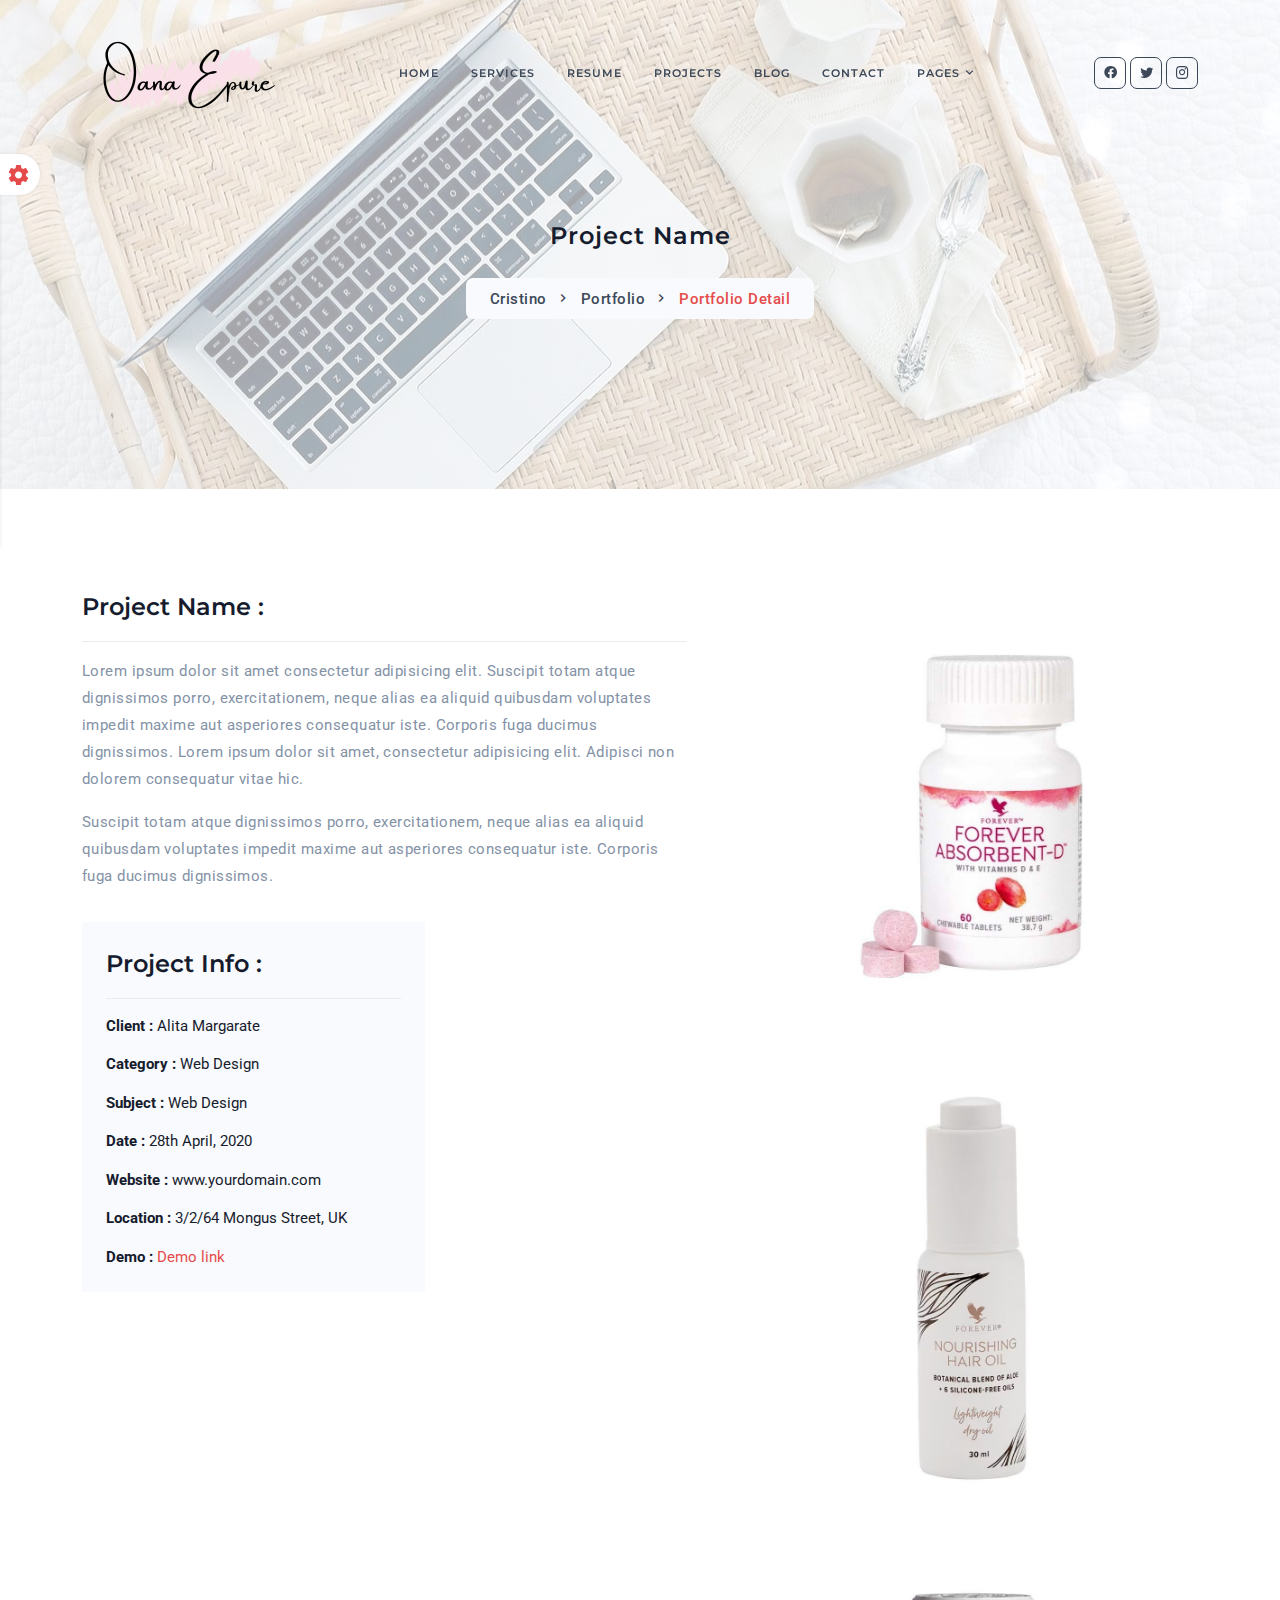
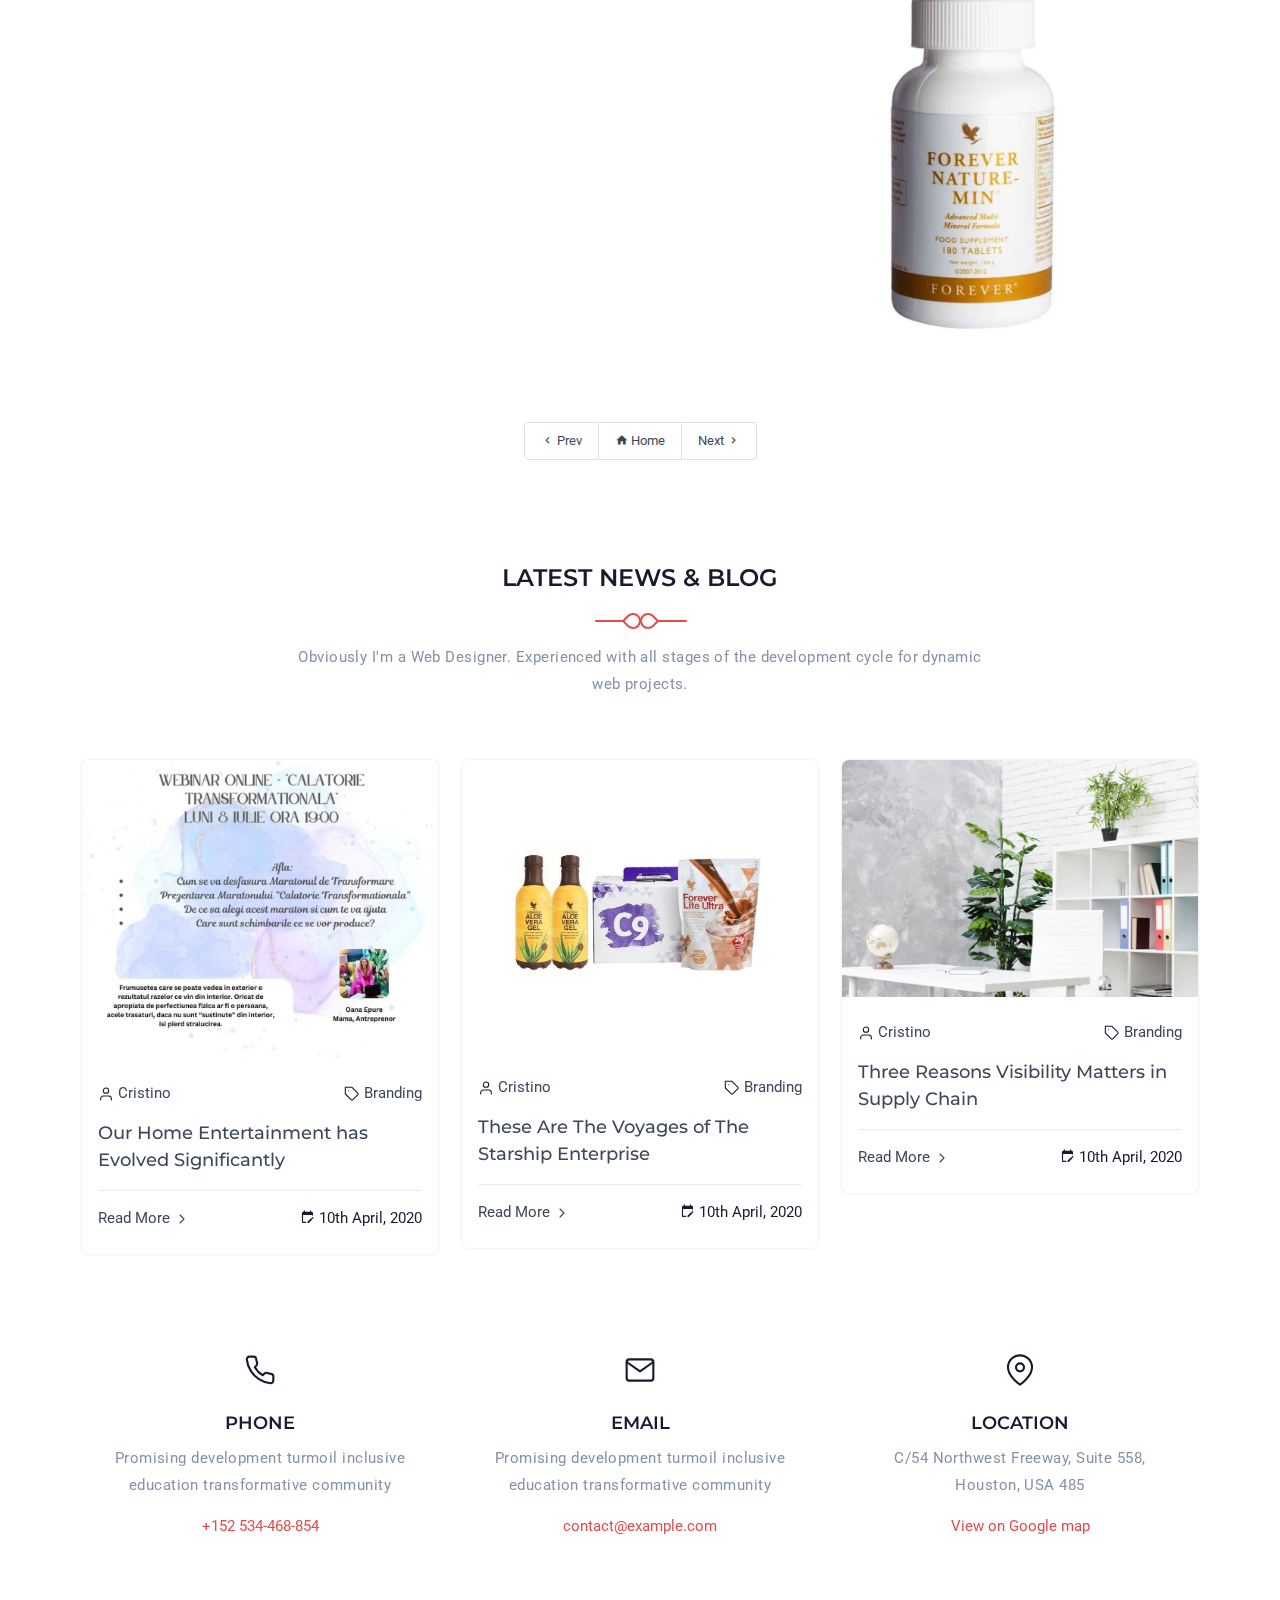
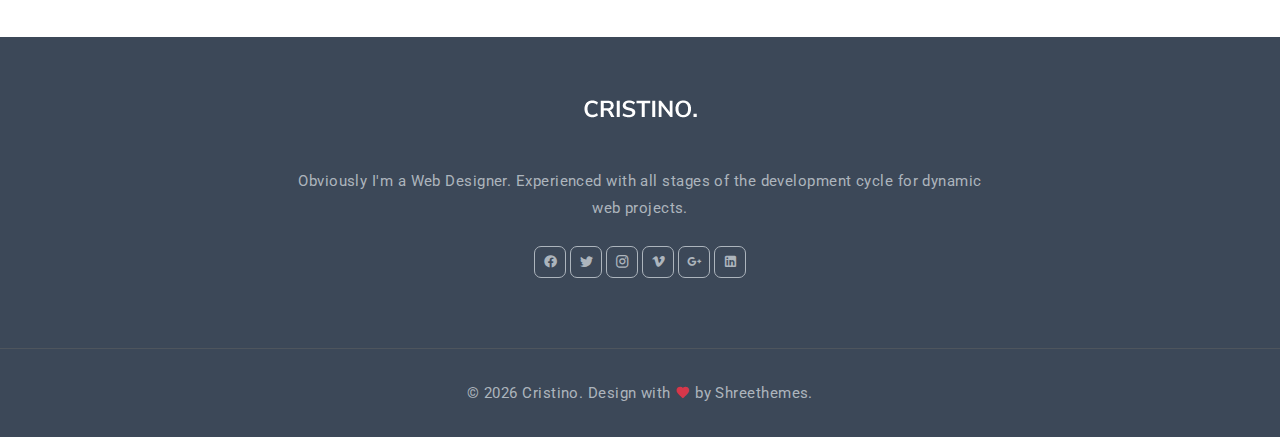
<file: page-portfolio-detail.html>
<!DOCTYPE html>
    <html lang="en">

    <head>
        <meta charset="utf-8">
        <title>Cristino - Personal Portfolio Template</title>
        <meta name="viewport" content="width=device-width, initial-scale=1.0">
        <meta name="description" content="Premium Bootstrap 5 Landing Page Template">
        <meta name="keywords" content="Bootstrap 5, premium, marketing, multipurpose">
        <meta content="Shreethemes" name="author">
        <!-- favicon -->
        <link rel="shortcut icon" href="images/favicon.ico">
        <!-- Bootstrap -->
        <link href="css/bootstrap.min.css" rel="stylesheet" type="text/css">
        <!-- Icon -->
        <link href="css/materialdesignicons.min.css" rel="stylesheet" type="text/css">
        <!-- Custom Css -->
        <link href="css/style.min.css" rel="stylesheet" type="text/css" id="theme-opt">
        <link href="css/colors/default.css" rel="stylesheet" id="color-opt">

    </head>

    <body>
        <!-- Loader -->
        <div id="preloader">
            <div id="status">
                <div class="logo">
                    <img src="images/logo.png" height="20" class="d-block mx-auto" alt="">
                </div>
                <div class="spinner">
                    <div class="bounce1"></div>
                    <div class="bounce2"></div>
                    <div class="bounce3"></div>
                </div>
            </div>
        </div>
        <!-- Loader -->
        
        <!-- Navbar Start -->
        <nav id="navbar" class="navbar navbar-expand-lg fixed-top navbar-custom navbar-light sticky">
    		<div class="container">
                <a class="navbar-brand" href="">
                    <img src="images/logo.png" class="logo-light-mode" alt="">
                    <img src="images/logo-light.png" class="logo-dark-mode" alt="">
                </a>
                <button class="navbar-toggler" type="button" data-bs-toggle="collapse" data-bs-target="#navbarCollapse" aria-controls="navbarCollapse" aria-expanded="false" aria-label="Toggle navigation">
                    <span data-feather="menu" class="fea icon-md"></span>
                </button><!--end button-->

                <div class="collapse navbar-collapse" id="navbarCollapse">
                    <ul id="navbar-navlist" class="navbar-nav navbar-nav-link mx-auto">
                        <li class="nav-item">
                            <a class="nav-link" href="#home">Home</a>
                        </li><!--end nav item-->
                        <li class="nav-item">
                            <a class="nav-link" href="#services">Services</a>
                        </li><!--end nav item-->
                        <li class="nav-item">
                            <a class="nav-link" href="#resume">Resume</a>
                        </li><!--end nav item-->
                        <li class="nav-item">
                            <a class="nav-link" href="#projects">Projects</a>
                        </li><!--end nav item-->
                        <li class="nav-item">
                            <a class="nav-link" href="#news">Blog</a>
                        </li><!--end nav item-->
                        <li class="nav-item">
                            <a class="nav-link" href="#contact">Contact</a>
                        </li><!--end nav item-->
                        <li class="btn-group nav-item">
                            <button type="button" class="nav-link dropdown-toggle" data-bs-toggle="dropdown" aria-expanded="false">
                                Pages
                            </button>
                            <ul class="dropdown-menu rounded border-0 shadow">
                                <li><a class="dropdown-item" href="page-blog.html">Blog</a></li>
                                <li><a class="dropdown-item" href="page-blog-detail.html">Blog Detail</a></li>
                                <li><a class="dropdown-item" href="page-portfolio.html">Portfolio</a></li>
                                <li><a class="dropdown-item" href="page-portfolio-detail.html">Portfolio Detail</a></li>
                            </ul>
                        </li>
                    </ul>

                    <ul class="list-unstyled mb-0 mt-2 mt-sm-0 social-icon">
                        <li class="list-inline-item"><a href="javascript:void(0)"><i class="mdi mdi-facebook"></i></a></li>
                        <li class="list-inline-item"><a href="javascript:void(0)"><i class="mdi mdi-twitter"></i></a></li>
                        <li class="list-inline-item"><a href="javascript:void(0)"><i class="mdi mdi-instagram"></i></a></li>
                    </ul>
                </div> 
            </div><!--end container-->
		</nav><!--end navbar-->
        <!-- Navbar End -->

        <!-- Home Start -->
        <section class="bg-half d-table w-100" style="background: url('images/home/bg-pages.jpg')center center;">
            <div class="bg-overlay bg-overlay-white"></div>
            <div class="container">
                <div class="row mt-5 justify-content-center">
                    <div class="col-lg-12 text-center">
                        <div class="page-next-level">
                            <h4 class="title"> Project Name </h4>
                            <ul class="page-next bg-light d-inline-block py-2 px-4 mt-3 rounded mb-0">
                                <li><a href="index.html" class="text-dark">Cristino</a></li>
                                <li><a href="page-portfolio.html" class="text-dark">Portfolio</a></li> 
                                <li>
                                    <span class="text-primary"> Portfolio Detail</span> 
                                </li> 
                            </ul>
                        </div>
                    </div>  <!--end col-->
                </div><!--end row-->
            </div> <!--end container-->
        </section><!--end section-->
        <!-- Home End -->

        <!-- Work Start -->
        <section class="section">
            <div class="container">
                <div class="row">
                    <!-- WORK START -->
                    <div class="col-lg-7 col-md-6 order-2 order-md-1 mt-4 mt-sm-0 pt-2 pt-sm-0">
                        <div class="row me-lg-4">
                            <div class="col-lg-12">
                                <div class="work-details">
                                    <h4 class="title mb-3 border-bottom pb-3">Project Name :</h4>
                                    <p class="text-muted">Lorem ipsum dolor sit amet consectetur adipisicing elit. Suscipit totam atque dignissimos porro, exercitationem, neque alias ea aliquid quibusdam voluptates impedit maxime aut asperiores consequatur iste. Corporis fuga ducimus dignissimos. Lorem ipsum dolor sit amet, consectetur adipisicing elit. Adipisci non dolorem consequatur vitae hic.</p>
                                    <p class="text-muted mb-0">Suscipit totam atque dignissimos porro, exercitationem, neque alias ea aliquid quibusdam voluptates impedit maxime aut asperiores consequatur iste. Corporis fuga ducimus dignissimos.</p>
                                </div>
                            </div><!--end col-->
                            
                            <div class="col-lg-7 mt-4 pt-2">
                                <div class="work-details bg-light p-4">
                                    <h4 class="title border-bottom pb-3 mb-3">Project Info :</h4>
                                    <ul class="list-unstyled mb-0">
                                        <li class="mt-3">
                                            <b>Client :</b>
                                            <span>Alita Margarate</span>
                                        </li>
                                        <li class="mt-3">
                                            <b>Category :</b>
                                            <span>Web Design</span>
                                        </li>
                                        <li class="mt-3">
                                            <b>Subject :</b>
                                            <span>Web Design</span>
                                        </li>
                                        <li class="mt-3">
                                            <b>Date :</b>
                                            <span>28th April, 2020</span>
                                        </li>
                                        <li class="mt-3">
                                            <b>Website :</b>
                                            <span>www.yourdomain.com</span>
                                        </li>
                                        <li class="mt-3">
                                            <b>Location :</b>
                                            <span>3/2/64 Mongus Street, UK</span>
                                        </li>
                                        <li class="mt-3">
                                            <b>Demo :</b>
                                            <span><a href="https://1.envato.market/cristino" target="_blank" class="text-primary">Demo link</a></span>
                                        </li>
                                    </ul>                          
                                </div>
                            </div><!--end col-->
                        </div><!--end row-->
                    </div><!--end col-->

                    <div class="col-lg-5 col-md-6 order-1 order-md-2">
                        <div class="port-images sticky-sidebar">
                            <img src="images/portfolio/1.jpg" class="img-fluid mx-auto d-block rounded" alt="img">
                            <img src="images/portfolio/2.jpg" class="img-fluid mx-auto d-block rounded mt-4" alt="img">
                            <img src="images/portfolio/3.jpg" class="img-fluid mx-auto d-block rounded mt-4" alt="img">
                        </div>
                    </div><!--end col-->
                </div><!--end row-->

                <div class="row mt-4 pt-2">
                    <div class="col-12">                                
                        <ul class="pagination justify-content-center mb-0 list-unstyled">
                            <li><a href="#" class="pe-3 ps-3 pt-2 pb-2"> <i class="mdi mdi-chevron-left"></i> Prev</a></li>
                            <li><a href="page-portfolio.html" class="pe-3 ps-3 pt-2 pb-2"><i class="mdi mdi-home"></i> Home</a></li>
                            <li><a href="#" class="pe-3 ps-3 pt-2 pb-2">Next <i class="mdi mdi-chevron-right"></i></a></li>
                        </ul><!--end pagination-->
                    </div><!--end col-->
                </div>
            </div><!--end container-->
            
            <div class="container mt-100 mt-60">
                <div class="row justify-content-center">
                    <div class="col-12 text-center">
                        <div class="section-title">
                            <div class="position-relative">
                                <h4 class="title text-uppercase mb-4">Latest News & Blog</h4>
                                <div>
                                    <div class="title-box"></div>
                                    <div class="title-line"></div>
                                </div>
                            </div>
                            <p class="text-muted mx-auto para-desc mt-5 mb-0">Obviously I'm a Web Designer. Experienced with all stages of the development cycle for dynamic web projects.</p>
                        </div>
                    </div><!--end col-->
                </div><!--end row-->

                <div class="row">
                    <div class="col-lg-4 col-md-6 col-12 mt-4 pt-2">
                        <div class="blog-post rounded shadow">
                            <img src="images/blog/01.jpg" class="img-fluid rounded-top" alt="">
                            <div class="content pt-4 pb-4 p-3">
                                <ul class="list-unstyled d-flex justify-content-between post-meta">
                                            <li><i data-feather="user" class="fea icon-sm me-1"></i><a href="javascript:void(0)" class="text-dark">Cristino</a></li> 
                                            <li><i data-feather="tag" class="fea icon-sm me-1"></i><a href="javascript:void(0)" class="text-dark">Branding</a></li>                                    
                                        </ul>  
                                <h5 class="mb-3"><a href="page-blog-detail.html" class="title text-dark">Our Home Entertainment has Evolved Significantly</a></h5> 
                                <ul class="list-unstyled mb-0 pt-3 border-top d-flex justify-content-between">
                                    <li><a href="javascript:void(0)" class="text-dark">Read More <i data-feather="chevron-right" class="fea icon-sm"></i></a></li>
                                    <li><i class="mdi mdi-calendar-edit me-1"></i>10th April, 2020</li>
                                </ul>
                            </div><!--end content-->
                        </div><!--end blog post-->
                    </div><!--end col-->

                    <div class="col-lg-4 col-md-6 col-12 mt-4 pt-2">
                        <div class="blog-post rounded shadow">
                            <img src="images/blog/02.jpg" class="img-fluid rounded-top" alt="">
                            <div class="content pt-4 pb-4 p-3">
                                <ul class="list-unstyled d-flex justify-content-between post-meta">
                                            <li><i data-feather="user" class="fea icon-sm me-1"></i><a href="javascript:void(0)" class="text-dark">Cristino</a></li> 
                                            <li><i data-feather="tag" class="fea icon-sm me-1"></i><a href="javascript:void(0)" class="text-dark">Branding</a></li>                                    
                                        </ul> 
                                <h5 class="mb-3"><a href="page-blog-detail.html" class="title text-dark">These Are The Voyages of The Starship Enterprise</a></h5>
                                <ul class="list-unstyled mb-0 pt-3 border-top d-flex justify-content-between">
                                    <li><a href="javascript:void(0)" class="text-dark">Read More <i data-feather="chevron-right" class="fea icon-sm"></i></a></li>
                                    <li><i class="mdi mdi-calendar-edit me-1"></i>10th April, 2020</li>
                                </ul>
                            </div><!--end content-->
                        </div><!--end blog post-->
                    </div><!--end col-->

                    <div class="col-lg-4 col-md-6 col-12 mt-4 pt-2">
                        <div class="blog-post rounded shadow">
                            <img src="images/blog/03.jpg" class="img-fluid rounded-top" alt="">
                            <div class="content pt-4 pb-4 p-3">
                                <ul class="list-unstyled d-flex justify-content-between post-meta">
                                            <li><i data-feather="user" class="fea icon-sm me-1"></i><a href="javascript:void(0)" class="text-dark">Cristino</a></li> 
                                            <li><i data-feather="tag" class="fea icon-sm me-1"></i><a href="javascript:void(0)" class="text-dark">Branding</a></li>                                    
                                        </ul> 
                                <h5 class="mb-3"><a href="page-blog-detail.html" class="title text-dark">Three Reasons Visibility Matters in Supply Chain</a></h5>
                                <ul class="list-unstyled mb-0 pt-3 border-top d-flex justify-content-between">
                                    <li><a href="javascript:void(0)" class="text-dark">Read More <i data-feather="chevron-right" class="fea icon-sm"></i></a></li>
                                    <li><i class="mdi mdi-calendar-edit me-1"></i>10th April, 2020</li>
                                </ul>
                            </div><!--end content-->
                        </div><!--end blog post-->
                    </div><!--end col-->
                </div><!--end row-->
            </div><!--end container-->
            
            <div class="container mt-100 mt-60">
                <div class="row">
                    <div class="col-md-4">
                        <div class="contact-detail text-center">
                            <div class="icon">
                                <i data-feather="phone" class="fea icon-md"></i>
                            </div>
                            <div class="content mt-4">
                                <h5 class="title text-uppercase">Phone</h5>
                                <p class="text-muted">Promising development turmoil inclusive education transformative community</p>
                                <a href="tel:+152534-468-854" class="text-primary">+152 534-468-854</a>
                            </div>  
                        </div>
                    </div><!--end col-->
                    
                    <div class="col-md-4 mt-4 mt-md-0 pt-2 pt-md-0">
                        <div class="contact-detail text-center">
                            <div class="icon">
                                <i data-feather="mail" class="fea icon-md"></i>
                            </div>
                            <div class="content mt-4">
                                <h5 class="title text-uppercase">Email</h5>
                                <p class="text-muted">Promising development turmoil inclusive education transformative community</p>
                                <a href="mailto:contact@example.com" class="text-primary">contact@example.com</a>
                            </div>  
                        </div>
                    </div><!--end col-->
                    
                    <div class="col-md-4 mt-4 mt-sm-0 pt-2 pt-sm-0">
                        <div class="contact-detail text-center">
                            <div class="icon">
                                <i data-feather="map-pin" class="fea icon-md"></i>
                            </div>
                            <div class="content mt-4">
                                <h5 class="title text-uppercase">Location</h5>
                                <p class="text-muted">C/54 Northwest Freeway, Suite 558, <br>Houston, USA 485</p>
                                <a href="https://www.google.com/maps/embed?pb=!1m10!1m8!1m3!1d6030.418742494061!2d-111.34563870463673!3d26.01036670629853!3m2!1i1024!2i768!4f13.1!5e0!3m2!1ses-419!2smx!4v1471908546569" class="video-play-icon text-primary">View on Google map</a>
                            </div>  
                        </div>
                    </div><!--end col-->
                </div><!--end row-->
            </div><!--end container-->
        </section><!--end section-->
        <!-- Contact End -->

        <!-- Footer Start -->
        <footer class="footer bg-dark">
            <div class="container">
                <div class="row justify-content-center">
                    <div class="col-12 text-center">
                        <a href="#"><img src="images/logo-light.png" alt=""></a>
                        <p class="para-desc mx-auto mt-5">Obviously I'm a Web Designer. Experienced with all stages of the development cycle for dynamic web projects.</p>
                        <ul class="list-unstyled mb-0 mt-4 social-icon">
                            <li class="list-inline-item"><a href="javascript:void(0)"><i class="mdi mdi-facebook"></i></a></li>
                            <li class="list-inline-item"><a href="javascript:void(0)"><i class="mdi mdi-twitter"></i></a></li>
                            <li class="list-inline-item"><a href="javascript:void(0)"><i class="mdi mdi-instagram"></i></a></li>
                            <li class="list-inline-item"><a href="javascript:void(0)"><i class="mdi mdi-vimeo"></i></a></li>
                            <li class="list-inline-item"><a href="javascript:void(0)"><i class="mdi mdi-google-plus"></i></a></li>
                            <li class="list-inline-item"><a href="javascript:void(0)"><i class="mdi mdi-linkedin"></i></a></li>
                        </ul>
                    </div><!--end col-->
                </div><!--end row-->
            </div><!--end container-->
        </footer><!--end footer-->
        <footer class="footer footer-bar bg-dark">
            <div class="container text-foot text-center">
                <p class="mb-0">© <script>document.write(new Date().getFullYear())</script> Cristino. Design with <i class="mdi mdi-heart text-danger"></i> by <a href="http://shreethemes.in/" target="_blank" class="text-reset">Shreethemes</a>.</p>
            </div><!--end container-->
        </footer><!--end footer-->
        <!-- Footer End -->
        
        <!-- Back to top -->
        <a href="#" onclick="topFunction()" class="back-to-top rounded text-center" id="back-to-top"> 
            <i class="mdi mdi-chevron-up d-block"> </i> 
        </a>
        <!-- Back to top -->
        
        <!-- Style switcher -->
        <div id="style-switcher" class="bg-light border p-3 pt-2 pb-2" onclick="toggleSwitcher()">
            <div>
                <h6 class="title text-center">Select Your Color</h6>
                <ul class="pattern">
                    <li class="list-inline-item">
                        <a class="color1" href="javascript: void(0);" onclick="setColor('default')"></a>
                    </li>
                    <li class="list-inline-item">
                        <a class="color2" href="javascript: void(0);" onclick="setColor('blue')"></a>
                    </li>
                    <li class="list-inline-item">
                        <a class="color3" href="javascript: void(0);" onclick="setColor('light-green')"></a>
                    </li>
                    <li class="list-inline-item">
                        <a class="color4" href="javascript: void(0);" onclick="setColor('yellow')"></a>
                    </li>
                    <li class="list-inline-item">
                        <a class="color5" href="javascript: void(0);" onclick="setColor('light-yellow')"></a>
                    </li>
                    <li class="list-inline-item">
                        <a class="color6" href="javascript: void(0);" onclick="setColor('purple')"></a>
                    </li>
                </ul>

                <h6 class="title text-center pt-3 mb-0 border-top">Theme Option</h6>
                <ul class="text-center list-unstyled mb-0">
                    <li class="d-grid"><a href="javascript:void(0)" class="btn btn-sm btn-block btn-primary rtl-version t-rtl-light mt-2" onclick="setTheme('style-rtl')">RTL</a></li>
                    <li class="d-grid"><a href="javascript:void(0)" class="btn btn-sm btn-block btn-primary ltr-version t-ltr-light mt-2" onclick="setTheme('style')">LTR</a></li>
                    <li class="d-grid"><a href="javascript:void(0)" class="btn btn-sm btn-block btn-primary dark-rtl-version t-rtl-dark mt-2" onclick="setTheme('style-dark-rtl')">RTL</a></li>
                    <li class="d-grid"><a href="javascript:void(0)" class="btn btn-sm btn-block btn-primary dark-ltr-version t-ltr-dark mt-2" onclick="setTheme('style-dark')">LTR</a></li>
                    <li class="d-grid"><a href="javascript:void(0)" class="btn btn-sm btn-block btn-dark dark-version t-dark mt-2" onclick="setTheme('style-dark')">Dark</a></li>
                    <li class="d-grid"><a href="javascript:void(0)" class="btn btn-sm btn-block btn-dark light-version t-light mt-2" onclick="setTheme('style')">Light</a></li>
                </ul>

                <h6 class="title text-center pt-3 mb-0 border-top">Download</h6>
                <ul class="text-center list-unstyled mb-0">
                    <li><a href="https://1.envato.market/cristino" target="_blank" class="btn btn-sm btn-block btn-warning mt-2 w-100">Download</a></li>
                </ul>
            </div>
            <div class="bottom p-0">
                <a href="javascript: void(0);" class="settings bg-white shadow d-block"><i class="mdi mdi-cog ms-1 mdi-24px position-absolute mdi-spin text-primary"></i></a>
            </div>
        </div>
        <!-- end Style switcher -->

        <!-- javascript -->
        <script src="js/bootstrap.bundle.min.js"></script>
        <script src="js/gumshoe.js"></script>
        <!-- Feather icon -->
        <script src="js/feather.min.js"></script>
        <!-- Main Js -->
        <script src="js/plugins.init.js"></script>
        <script src="js/app.js"></script>
    </body>

</html>
</file>
<file: css/colors/default.css>
.bg-primary,
.btn-primary,
.btn-outline-primary:hover, 
.btn-outline-primary:focus, 
.btn-outline-primary:active, 
.btn-outline-primary.active, 
.btn-outline-primary.focus, 
.btn-outline-primary:not(:disabled):not(.disabled):active,
.nav-pills .nav-link.active,
.pagination li a:hover,
.pagination .active a,
#preloader #status .spinner > div,
.social-icon li a:hover,
.back-to-top:hover,
.section-title .title-line:after, 
.section-title .title-line:before,
.bg-modern.bg-animation-right:after,
.service-wrapper:hover:after,
.portfolioFilter li:hover, 
.portfolioFilter li.active,
.owl-theme .owl-controls .owl-page.active span,
.owl-theme .owl-controls.clickable .owl-page:hover span,
.sidebar .widget .tagcloud > a:hover,
.tns-nav button.tns-nav-active,
.personal-hero:before {
    background-color: #e54b4b !important;
}

.text-primary,
.btn-outline-primary,
.page-next-level .page-next li a:hover,
.navbar-custom .navbar-nav .nav-item .nav-link:hover, 
.navbar-custom .navbar-nav .nav-item .nav-link:active,
.navbar-custom .navbar-nav .nav-item.active .nav-link,
.navbar-custom .navbar-nav .dropdown .dropdown-item:hover,
.navbar-custom .navbar-nav .nav-item .nav-link.active, 
.navbar-custom .navbar-nav .dropdown .dropdown-item:focus,
.navbar-custom .navbar-nav.navbar-nav-link .nav-item .nav-link:hover, 
.navbar-custom .navbar-nav.navbar-nav-link .nav-item .nav-link:active,
.navbar-custom .navbar-nav.navbar-nav-link.active .nav-link,
.nav-sticky.navbar-custom .navbar-nav .nav-item .nav-link:hover, 
.nav-sticky.navbar-custom .navbar-nav .nav-item .nav-link:active,
.nav-sticky.navbar-custom .navbar-nav .nav-item.active .nav-link .nav-link,
.nav-sticky.navbar-custom .navbar-nav .nav-item .nav-link.active,
.navbar-custom .navbar-nav .nav-item .nav-link.active,
.interests-desc:hover .icon,
.service-wrapper:hover .content .title,
.service-wrapper:hover .big-icon .icons,
.timeline-page .timeline-item .event:hover .title,
.portfolio-box .portfolio-box-img .overlay-work .work-content .work-icon:hover,
.portfolio-box .gallary-title .title:hover,
.blog-post .content .title:hover,
.blog-post .content a:hover,
.sidebar .widget .catagories li a:hover,
.sidebar .widget .post-recent .post-recent-content a:hover,
.comment-area .media-list .media .media-body a:hover,
.dropdown-item:focus, .dropdown-item:hover {
    color: #e54b4b !important;
}

.btn-primary,
.btn-outline-primary,
.btn-outline-primary:hover, 
.btn-outline-primary:focus, 
.btn-outline-primary:active, 
.btn-outline-primary.active, 
.btn-outline-primary.focus, 
.btn-outline-primary:not(:disabled):not(.disabled):active,
.nav-pills .nav-link.active,
.pagination li a:hover,
.pagination .active a,
.social-icon li a:hover,
.section-title .title-box:before, 
.section-title .title-box:after,
.owl-theme .owl-controls .owl-page span,
.tns-nav button {
    border-color: #e54b4b !important;
}

a.text-primary:hover, 
a.text-primary:focus {
    color: #dd2020 !important;
}

.btn-primary,
.btn-outline-primary:hover, 
.btn-outline-primary:focus, 
.btn-outline-primary:active, 
.btn-outline-primary.active, 
.btn-outline-primary.focus, 
.btn-outline-primary:not(:disabled):not(.disabled):active {
    box-shadow: 0 3px 5px 0 rgba(229, 75, 75, 0.3);
}

.btn-primary:hover, 
.btn-primary:focus, 
.btn-primary:active, 
.btn-primary.active, 
.btn-primary.focus {
    background-color: #dd2020 !important;
    border-color: #dd2020 !important;
}

.bg-overlay-primary {
    background-color: rgba(229, 75, 75, 0.05) !important;
}
</file>
<file: css/style.min.css>
@import url("https://fonts.googleapis.com/css?family=Montserrat:400,500,600,700|Roboto&display=swap");html{scroll-padding-top:59px}h1{font-size:42px !important}h2{font-size:36px !important}h3{font-size:30px !important}h4{font-size:24px !important}h5{font-size:18px !important}h6{font-size:16px !important}.display-1{font-size:80px !important}.display-2{font-size:72px !important}.display-3{font-size:64px !important}.display-4{font-size:56px !important}.bg-primary{background-color:#e54b4b !important}.text-primary{color:#e54b4b !important}a.text-primary:hover,a.text-primary:focus{color:#dd2020 !important}.bg-secondary{background-color:#5a6d90 !important}.text-secondary{color:#5a6d90 !important}a.text-secondary:hover,a.text-secondary:focus{color:#465571 !important}.bg-success{background-color:#25b865 !important}.text-success{color:#25b865 !important}a.text-success:hover,a.text-success:focus{color:#1c8e4e !important}.bg-warning{background-color:#f9a836 !important}.text-warning{color:#f9a836 !important}a.text-warning:hover,a.text-warning:focus{color:#f59207 !important}.bg-info{background-color:#44bed0 !important}.text-info{color:#44bed0 !important}a.text-info:hover,a.text-info:focus{color:#2da3b4 !important}.bg-danger{background-color:#d6374a !important}.text-danger{color:#d6374a !important}a.text-danger:hover,a.text-danger:focus{color:#b52536 !important}.bg-dark{background-color:#3c4858 !important}.text-dark{color:#3c4858 !important}a.text-dark:hover,a.text-dark:focus{color:#272f3a !important}.bg-muted{background-color:#8492a6 !important}.text-muted{color:#8492a6 !important}a.text-muted:hover,a.text-muted:focus{color:#68788f !important}.bg-light{background-color:#f9fafd !important}.text-light{color:#f9fafd !important}a.text-light:hover,a.text-light:focus{color:#d3daf0 !important}.bg-blue{background-color:#2d84fb !important}.text-blue{color:#2d84fb !important}a.text-blue:hover,a.text-blue:focus{color:#0568f0 !important}.bg-footer{background-color:#465467 !important}.text-footer{color:#465467 !important}a.text-footer:hover,a.text-footer:focus{color:#323c49 !important}.bg-purple{background-color:#662e9b !important}.text-purple{color:#662e9b !important}a.text-purple:hover,a.text-purple:focus{color:#4c2274 !important}.bg-light-green{background-color:#67c56e !important}.text-light-green{color:#67c56e !important}a.text-light-green:hover,a.text-light-green:focus{color:#45b44d !important}.bg-yellow{background-color:#f89d36 !important}.text-yellow{color:#f89d36 !important}a.text-yellow:hover,a.text-yellow:focus{color:#f38508 !important}.bg-light-yellow{background-color:#eaba6b !important}.text-light-yellow{color:#eaba6b !important}a.text-light-yellow:hover,a.text-light-yellow:focus{color:#e4a53e !important}@media (min-width: 1400px){.container{max-width:1140px !important}}.row>*{position:relative}.list-inline-item:not(:last-child){margin-right:0px;margin-bottom:10px}.rounded{border-radius:7px !important}.rounded-top{border-top-left-radius:7px !important;border-top-right-radius:7px !important}.rounded-left{border-top-left-radius:7px !important;border-bottom-left-radius:7px !important}.rounded-bottom{border-bottom-left-radius:7px !important;border-bottom-right-radius:7px !important}.rounded-right{border-top-right-radius:7px !important;border-bottom-right-radius:7px !important}.rounded-pill{border-radius:30px !important}.border{border:1px solid #e9ecef !important}.border-top{border-top:1px solid #e9ecef !important}.border-bottom{border-bottom:1px solid #e9ecef !important}.border-left{border-left:1px solid #e9ecef !important}.border-right{border-right:1px solid #e9ecef !important}.modal-open{padding-right:0 !important}.small,small{font-size:85%;font-weight:500}.shadow{box-shadow:0 0 3px rgba(60,72,88,0.15) !important}@media (max-width: 768px){.display-1{font-size:56px !important}.display-2{font-size:50px !important}.display-3{font-size:42px !important}.display-4{font-size:36px !important}}.btn-primary{background-color:#e54b4b !important;border:1px solid #e54b4b !important;color:#fff !important;box-shadow:0 3px 5px 0 rgba(229,75,75,0.3)}.btn-primary:hover,.btn-primary:focus,.btn-primary:active,.btn-primary.active,.btn-primary.focus{background-color:#dd2020 !important;border-color:#dd2020 !important;color:#fff !important}.btn-outline-primary{border:1px solid #e54b4b;color:#e54b4b;background-color:transparent}.btn-outline-primary:hover,.btn-outline-primary:focus,.btn-outline-primary:active,.btn-outline-primary.active,.btn-outline-primary.focus,.btn-outline-primary:not(:disabled):not(.disabled):active{background-color:#e54b4b;border-color:#e54b4b;color:#fff !important;box-shadow:0 3px 5px 0 rgba(229,75,75,0.3)}.btn-secondary{background-color:#5a6d90 !important;border:1px solid #5a6d90 !important;color:#fff !important;box-shadow:0 3px 5px 0 rgba(90,109,144,0.3)}.btn-secondary:hover,.btn-secondary:focus,.btn-secondary:active,.btn-secondary.active,.btn-secondary.focus{background-color:#465571 !important;border-color:#465571 !important;color:#fff !important}.btn-outline-secondary{border:1px solid #5a6d90;color:#5a6d90;background-color:transparent}.btn-outline-secondary:hover,.btn-outline-secondary:focus,.btn-outline-secondary:active,.btn-outline-secondary.active,.btn-outline-secondary.focus,.btn-outline-secondary:not(:disabled):not(.disabled):active{background-color:#5a6d90;border-color:#5a6d90;color:#fff !important;box-shadow:0 3px 5px 0 rgba(90,109,144,0.3)}.btn-success{background-color:#25b865 !important;border:1px solid #25b865 !important;color:#fff !important;box-shadow:0 3px 5px 0 rgba(37,184,101,0.3)}.btn-success:hover,.btn-success:focus,.btn-success:active,.btn-success.active,.btn-success.focus{background-color:#1c8e4e !important;border-color:#1c8e4e !important;color:#fff !important}.btn-outline-success{border:1px solid #25b865;color:#25b865;background-color:transparent}.btn-outline-success:hover,.btn-outline-success:focus,.btn-outline-success:active,.btn-outline-success.active,.btn-outline-success.focus,.btn-outline-success:not(:disabled):not(.disabled):active{background-color:#25b865;border-color:#25b865;color:#fff !important;box-shadow:0 3px 5px 0 rgba(37,184,101,0.3)}.btn-warning{background-color:#f9a836 !important;border:1px solid #f9a836 !important;color:#fff !important;box-shadow:0 3px 5px 0 rgba(249,168,54,0.3)}.btn-warning:hover,.btn-warning:focus,.btn-warning:active,.btn-warning.active,.btn-warning.focus{background-color:#f59207 !important;border-color:#f59207 !important;color:#fff !important}.btn-outline-warning{border:1px solid #f9a836;color:#f9a836;background-color:transparent}.btn-outline-warning:hover,.btn-outline-warning:focus,.btn-outline-warning:active,.btn-outline-warning.active,.btn-outline-warning.focus,.btn-outline-warning:not(:disabled):not(.disabled):active{background-color:#f9a836;border-color:#f9a836;color:#fff !important;box-shadow:0 3px 5px 0 rgba(249,168,54,0.3)}.btn-info{background-color:#44bed0 !important;border:1px solid #44bed0 !important;color:#fff !important;box-shadow:0 3px 5px 0 rgba(68,190,208,0.3)}.btn-info:hover,.btn-info:focus,.btn-info:active,.btn-info.active,.btn-info.focus{background-color:#2da3b4 !important;border-color:#2da3b4 !important;color:#fff !important}.btn-outline-info{border:1px solid #44bed0;color:#44bed0;background-color:transparent}.btn-outline-info:hover,.btn-outline-info:focus,.btn-outline-info:active,.btn-outline-info.active,.btn-outline-info.focus,.btn-outline-info:not(:disabled):not(.disabled):active{background-color:#44bed0;border-color:#44bed0;color:#fff !important;box-shadow:0 3px 5px 0 rgba(68,190,208,0.3)}.btn-danger{background-color:#d6374a !important;border:1px solid #d6374a !important;color:#fff !important;box-shadow:0 3px 5px 0 rgba(214,55,74,0.3)}.btn-danger:hover,.btn-danger:focus,.btn-danger:active,.btn-danger.active,.btn-danger.focus{background-color:#b52536 !important;border-color:#b52536 !important;color:#fff !important}.btn-outline-danger{border:1px solid #d6374a;color:#d6374a;background-color:transparent}.btn-outline-danger:hover,.btn-outline-danger:focus,.btn-outline-danger:active,.btn-outline-danger.active,.btn-outline-danger.focus,.btn-outline-danger:not(:disabled):not(.disabled):active{background-color:#d6374a;border-color:#d6374a;color:#fff !important;box-shadow:0 3px 5px 0 rgba(214,55,74,0.3)}.btn-dark{background-color:#3c4858 !important;border:1px solid #3c4858 !important;color:#fff !important;box-shadow:0 3px 5px 0 rgba(60,72,88,0.3)}.btn-dark:hover,.btn-dark:focus,.btn-dark:active,.btn-dark.active,.btn-dark.focus{background-color:#272f3a !important;border-color:#272f3a !important;color:#fff !important}.btn-outline-dark{border:1px solid #3c4858;color:#3c4858;background-color:transparent}.btn-outline-dark:hover,.btn-outline-dark:focus,.btn-outline-dark:active,.btn-outline-dark.active,.btn-outline-dark.focus,.btn-outline-dark:not(:disabled):not(.disabled):active{background-color:#3c4858;border-color:#3c4858;color:#fff !important;box-shadow:0 3px 5px 0 rgba(60,72,88,0.3)}.btn-muted{background-color:#8492a6 !important;border:1px solid #8492a6 !important;color:#fff !important;box-shadow:0 3px 5px 0 rgba(132,146,166,0.3)}.btn-muted:hover,.btn-muted:focus,.btn-muted:active,.btn-muted.active,.btn-muted.focus{background-color:#68788f !important;border-color:#68788f !important;color:#fff !important}.btn-outline-muted{border:1px solid #8492a6;color:#8492a6;background-color:transparent}.btn-outline-muted:hover,.btn-outline-muted:focus,.btn-outline-muted:active,.btn-outline-muted.active,.btn-outline-muted.focus,.btn-outline-muted:not(:disabled):not(.disabled):active{background-color:#8492a6;border-color:#8492a6;color:#fff !important;box-shadow:0 3px 5px 0 rgba(132,146,166,0.3)}.btn-light{background-color:#f9fafd !important;border:1px solid #f9fafd !important;color:#fff !important;box-shadow:0 3px 5px 0 rgba(249,250,253,0.3)}.btn-light:hover,.btn-light:focus,.btn-light:active,.btn-light.active,.btn-light.focus{background-color:#d3daf0 !important;border-color:#d3daf0 !important;color:#fff !important}.btn-outline-light{border:1px solid #f9fafd;color:#f9fafd;background-color:transparent}.btn-outline-light:hover,.btn-outline-light:focus,.btn-outline-light:active,.btn-outline-light.active,.btn-outline-light.focus,.btn-outline-light:not(:disabled):not(.disabled):active{background-color:#f9fafd;border-color:#f9fafd;color:#fff !important;box-shadow:0 3px 5px 0 rgba(249,250,253,0.3)}.btn-blue{background-color:#2d84fb !important;border:1px solid #2d84fb !important;color:#fff !important;box-shadow:0 3px 5px 0 rgba(45,132,251,0.3)}.btn-blue:hover,.btn-blue:focus,.btn-blue:active,.btn-blue.active,.btn-blue.focus{background-color:#0568f0 !important;border-color:#0568f0 !important;color:#fff !important}.btn-outline-blue{border:1px solid #2d84fb;color:#2d84fb;background-color:transparent}.btn-outline-blue:hover,.btn-outline-blue:focus,.btn-outline-blue:active,.btn-outline-blue.active,.btn-outline-blue.focus,.btn-outline-blue:not(:disabled):not(.disabled):active{background-color:#2d84fb;border-color:#2d84fb;color:#fff !important;box-shadow:0 3px 5px 0 rgba(45,132,251,0.3)}.btn-footer{background-color:#465467 !important;border:1px solid #465467 !important;color:#fff !important;box-shadow:0 3px 5px 0 rgba(70,84,103,0.3)}.btn-footer:hover,.btn-footer:focus,.btn-footer:active,.btn-footer.active,.btn-footer.focus{background-color:#323c49 !important;border-color:#323c49 !important;color:#fff !important}.btn-outline-footer{border:1px solid #465467;color:#465467;background-color:transparent}.btn-outline-footer:hover,.btn-outline-footer:focus,.btn-outline-footer:active,.btn-outline-footer.active,.btn-outline-footer.focus,.btn-outline-footer:not(:disabled):not(.disabled):active{background-color:#465467;border-color:#465467;color:#fff !important;box-shadow:0 3px 5px 0 rgba(70,84,103,0.3)}.btn-purple{background-color:#662e9b !important;border:1px solid #662e9b !important;color:#fff !important;box-shadow:0 3px 5px 0 rgba(102,46,155,0.3)}.btn-purple:hover,.btn-purple:focus,.btn-purple:active,.btn-purple.active,.btn-purple.focus{background-color:#4c2274 !important;border-color:#4c2274 !important;color:#fff !important}.btn-outline-purple{border:1px solid #662e9b;color:#662e9b;background-color:transparent}.btn-outline-purple:hover,.btn-outline-purple:focus,.btn-outline-purple:active,.btn-outline-purple.active,.btn-outline-purple.focus,.btn-outline-purple:not(:disabled):not(.disabled):active{background-color:#662e9b;border-color:#662e9b;color:#fff !important;box-shadow:0 3px 5px 0 rgba(102,46,155,0.3)}.btn-light-green{background-color:#67c56e !important;border:1px solid #67c56e !important;color:#fff !important;box-shadow:0 3px 5px 0 rgba(103,197,110,0.3)}.btn-light-green:hover,.btn-light-green:focus,.btn-light-green:active,.btn-light-green.active,.btn-light-green.focus{background-color:#45b44d !important;border-color:#45b44d !important;color:#fff !important}.btn-outline-light-green{border:1px solid #67c56e;color:#67c56e;background-color:transparent}.btn-outline-light-green:hover,.btn-outline-light-green:focus,.btn-outline-light-green:active,.btn-outline-light-green.active,.btn-outline-light-green.focus,.btn-outline-light-green:not(:disabled):not(.disabled):active{background-color:#67c56e;border-color:#67c56e;color:#fff !important;box-shadow:0 3px 5px 0 rgba(103,197,110,0.3)}.btn-yellow{background-color:#f89d36 !important;border:1px solid #f89d36 !important;color:#fff !important;box-shadow:0 3px 5px 0 rgba(248,157,54,0.3)}.btn-yellow:hover,.btn-yellow:focus,.btn-yellow:active,.btn-yellow.active,.btn-yellow.focus{background-color:#f38508 !important;border-color:#f38508 !important;color:#fff !important}.btn-outline-yellow{border:1px solid #f89d36;color:#f89d36;background-color:transparent}.btn-outline-yellow:hover,.btn-outline-yellow:focus,.btn-outline-yellow:active,.btn-outline-yellow.active,.btn-outline-yellow.focus,.btn-outline-yellow:not(:disabled):not(.disabled):active{background-color:#f89d36;border-color:#f89d36;color:#fff !important;box-shadow:0 3px 5px 0 rgba(248,157,54,0.3)}.btn-light-yellow{background-color:#eaba6b !important;border:1px solid #eaba6b !important;color:#fff !important;box-shadow:0 3px 5px 0 rgba(234,186,107,0.3)}.btn-light-yellow:hover,.btn-light-yellow:focus,.btn-light-yellow:active,.btn-light-yellow.active,.btn-light-yellow.focus{background-color:#e4a53e !important;border-color:#e4a53e !important;color:#fff !important}.btn-outline-light-yellow{border:1px solid #eaba6b;color:#eaba6b;background-color:transparent}.btn-outline-light-yellow:hover,.btn-outline-light-yellow:focus,.btn-outline-light-yellow:active,.btn-outline-light-yellow.active,.btn-outline-light-yellow.focus,.btn-outline-light-yellow:not(:disabled):not(.disabled):active{background-color:#eaba6b;border-color:#eaba6b;color:#fff !important;box-shadow:0 3px 5px 0 rgba(234,186,107,0.3)}.btn{padding:8px 20px;outline:none;text-decoration:none;font-size:15px;letter-spacing:0.5px;transition:all 0.3s;border-radius:7px}.btn:focus{box-shadow:none !important}.btn.btn-sm{padding:7px 16px;font-size:10px}.btn.btn-lg{padding:14px 30px;font-size:16px}.btn.searchbtn{padding:6px 20px}.btn.btn-pills{border-radius:30px}.btn.btn-light{color:#3c4858 !important;background:#f9fafd !important;border:1px solid #dee2e6 !important}.btn.btn-light:hover,.btn.btn-light:focus,.btn.btn-light:active,.btn.btn-light.active,.btn.btn-light.focus{background-color:#f1f4fa !important;color:#3c4858 !important}.btn.btn-outline-light{border:1px solid #dee2e6 !important;color:#3c4858 !important;background-color:transparent}.btn.btn-outline-light:hover,.btn.btn-outline-light:focus,.btn.btn-outline-light:active,.btn.btn-outline-light.active,.btn.btn-outline-light.focus{background-color:#f9fafd !important;color:#3c4858 !important}.btn.btn-icon{display:inline-block;height:35px;text-align:center;width:35px;line-height:32px;padding:0}button:not(:disabled){outline:none;border:0}.avatar.avatar-small{height:64px;width:64px}.avatar.avatar-md{height:192px;width:192px}.avatar.avatar-lg{height:256px;width:256px}.progress-box .progress{height:8px;overflow:visible}.progress-box .progress .progress-bar{animation:animate-positive 3s !important;overflow:visible !important;border-radius:5px}.progress-box .progress .progress-value{position:absolute;top:-30px;right:-15px;font-size:13px}@keyframes animate-positive{0%{width:0}}.nav-pills .nav-link{color:#161c2d !important;margin:auto 15px;border:1px solid #e9ecef}.nav-pills .nav-link.active{background-color:#e54b4b;color:#fff !important;border-color:#e54b4b !important;box-shadow:0 0 3px rgba(60,72,88,0.15)}.nav-pills a .skill-container .title{font-size:14px !important}.page-next-level .title{font-size:28px;letter-spacing:1px}.page-next-level .page-next{letter-spacing:0.5px}.page-next-level .page-next li{display:inline-block;margin-right:5px}.page-next-level .page-next li:after{content:"\F0142";font-size:16px;color:#3c4858;font-family:'Material Design Icons'}.page-next-level .page-next li:last-child{margin-right:0}.page-next-level .page-next li:last-child:after{display:none}.page-next-level .page-next li a,.page-next-level .page-next li span{padding-right:8px;transition:all 0.2s ease;font-weight:500}.page-next-level .page-next li a:hover{color:#e54b4b !important}.page-next-level .page-next li span:last-child{padding-right:0px}.pagination{line-height:20px;font-size:13px}.pagination li{display:inline}.pagination li:first-child a{border-left-width:1px;border-radius:4px 0 0 4px}.pagination li:last-child a{border-radius:0 4px 4px 0}.pagination li a{float:left;text-decoration:none;color:#3c4858;border:1px solid #dee2e6;border-left-width:0;background:#fff}.pagination li a:hover{color:#fff;background:#e54b4b;border-color:#e54b4b}.pagination .active a{color:#fff;background:#e54b4b !important;border-color:#e54b4b;cursor:not-allowed}#preloader{position:fixed;top:0;left:0;right:0;bottom:0;background-image:linear-gradient(45deg, #f9fafd, #f9fafd);z-index:9999999;transition:all 0.5s ease;visibility:visible;opacity:1}#preloader #status{position:absolute;left:0;right:0;top:50%;transform:translateY(-50%)}#preloader #status .spinner{margin:30px auto 0;width:70px;text-align:center}#preloader #status .spinner>div{width:18px;height:18px;background-color:#e54b4b;border-radius:5px;display:inline-block;animation:sk-bouncedelay 1.4s infinite ease-in-out both}#preloader #status .spinner .bounce1{animation-delay:-0.32s}#preloader #status .spinner .bounce2{animation-delay:-0.16s}@keyframes sk-bouncedelay{0%,80%,100%{transform:scale(0)}40%{transform:scale(1)}}.social-icon li a{color:#adb5bd;border:1px solid #adb5bd;display:inline-block;height:32px;text-align:center;font-size:15px;width:32px;line-height:30px;transition:all 0.4s ease;border-radius:7px}.social-icon li a:hover{background-color:#e54b4b;border-color:#e54b4b !important;color:#fff !important}.social-icon.social li a{color:#161c2d;border-color:#161c2d}.back-to-top{z-index:99;position:fixed;bottom:30px;right:30px;width:33px;height:33px;line-height:33px;display:none;color:#fff;background-color:#6c757d;transition:all 0.2s ease;box-shadow:0 0 3px rgba(60,72,88,0.15)}.back-to-top i{font-size:16px}.back-to-top:hover{background-color:#e54b4b;color:#fff}.blockquote{border-left:3px solid #dee2e6;font-size:16px}.fea{stroke-width:1.6}.fea.icon-sm{height:16px;width:16px}.fea.icon-md-sm{height:24px;width:24px}.fea.icon-md{height:32px;width:32px}.fea.icon-lg{height:42px;width:42px}.fea.icon-ex-lg{height:52px;width:52px}.mfp-iframe-holder .mfp-content{max-width:1110px}.sticky-sidebar{position:sticky;top:80px}body{font-family:"Roboto",sans-serif;overflow-x:hidden !important;font-size:15px;color:#161c2d}h1,h2,h3,h4,h5,h6,.h1,.h2,.h3,.h4,.h5,.h6{font-family:"Montserrat",sans-serif;line-height:1.5;font-weight:600}::selection{background:#6c757d;color:#fff}a{text-decoration:none !important}p{letter-spacing:0.03em;line-height:1.8}.section{padding-top:100px;padding-bottom:100px;position:relative}.section-two{padding:60px 0;position:relative}.bg-overlay{background-color:rgba(60,72,88,0.8);position:absolute;top:0;right:0;left:0;bottom:0;width:100%;height:100%}.bg-overlay-white{background:#fff;opacity:0.65}.bg-overlay-primary{background-color:rgba(229,75,75,0.05) !important}.bg-over-image{background-color:rgba(35,37,47,0.5) !important;background-image:url("../images/overlay.png");background-repeat:repeat}.bg-primary-gradient-overlay{background:linear-gradient(to bottom, rgba(229,75,75,0) 0%, rgba(229,75,75,0.25) 25%, rgba(229,75,75,0.5) 50%, rgba(229,75,75,0.75) 75%, #e54b4b 100%)}.title-heading .sub-title{font-size:18px;letter-spacing:1px}.title-heading .heading{font-weight:700;font-size:66px;letter-spacing:1px}.title-heading .para-desc{font-size:17px}.title-heading img{height:200px;border:5px solid #dee2e6}.section-title{position:relative;margin-bottom:30px}.section-title .title-box,.section-title .title-line{position:relative}.section-title .title-box:after,.section-title .title-box:before{content:'';position:absolute;width:16px;height:16px;top:-7px;left:2px;border:2px solid #e54b4b;border-radius:30px 30px 30px 0;transform:rotate(45deg);left:calc(50% - 15px)}.section-title .title-box:before{left:auto;transform:rotate(225deg)}.section-title .title-line:before,.section-title .title-line:after{content:'';position:absolute;width:30px;height:2px;border-radius:5px;background-color:#e54b4b}.section-title .title-line:before{left:calc(50% + 17px)}.section-title .title-line:after{left:calc(50% - 45px)}.para-desc{max-width:700px}.mt-100{margin-top:100px}.mb-60{margin-bottom:60px}@media (max-width: 768px){.mt-60{margin-top:60px}}@media (max-width: 767px){.section{padding:60px 0}.title-heading .heading{font-size:40px !important}.section-title .title{font-size:24px}}.navbar-custom{padding:20px 0;width:100%;border-radius:0px;z-index:999;margin-bottom:0px;transition:all 0.2s ease-in-out}.navbar-custom .navbar-toggler{color:#3c4858;font-size:30px;padding:0px;box-shadow:none !important}.navbar-custom .navbar-brand{margin-right:0 !important}.navbar-custom .navbar-brand .l-dark,.navbar-custom .navbar-brand .logo-dark-mode{display:none}.navbar-custom .navbar-brand .l-light,.navbar-custom .navbar-brand .logo-light-mode{display:inline-block}@media (max-width: 991.98px){.navbar-custom .navbar-brand .l-dark{display:inline-block !important}.navbar-custom .navbar-brand .l-light{display:none !important}}.navbar-custom .navbar-nav .nav-item .nav-link{color:#fff;font-size:11px;background-color:transparent !important;margin:0 8px;font-weight:600;letter-spacing:1px;line-height:24px;text-transform:uppercase;transition:all 0.2s;font-family:"Montserrat",sans-serif}.navbar-custom .navbar-nav .nav-item .nav-link:hover,.navbar-custom .navbar-nav .nav-item .nav-link.active,.navbar-custom .navbar-nav .nav-item .nav-link:active{color:#e54b4b !important}.navbar-custom .navbar-nav .dropdown-toggle::after{content:"\F0140";font:normal normal normal 24px/1 "Material Design Icons";vertical-align:middle;border-top:none;margin:0;font-size:15px;float:none;transform:translateX(-6px) translateY(-1px)}.navbar-custom .navbar-nav .dropdown{position:relative;transition:all 0.2s ease}.navbar-custom .navbar-nav .dropdown .dropdown-menu{border-color:transparent;border-radius:0;box-shadow:0 0 3px rgba(60,72,88,0.15)}.navbar-custom .navbar-nav .dropdown .dropdown-menu:before{content:"";position:absolute;top:0;margin-left:45px;box-sizing:border-box;border:7px solid #3c4858;border-color:transparent transparent #fff #fff;transform-origin:0 0;transform:rotate(135deg);box-shadow:-3px 1px 3px 0px rgba(0,0,0,0.06) !important}.navbar-custom .navbar-nav .dropdown .dropdown-item{padding:7px 0;transition:all 0.2s ease;font-size:13px}.navbar-custom .navbar-nav .dropdown .dropdown-item:hover,.navbar-custom .navbar-nav .dropdown .dropdown-item:focus{background-color:transparent;color:#e54b4b}.navbar-custom .navbar-nav .dropdown:hover .dropdown-menu,.navbar-custom .navbar-nav .dropdown:focus .dropdown-menu{display:block}.navbar-custom .navbar-nav.navbar-nav-link .nav-item .nav-link{color:#3c4858}.navbar-custom .navbar-nav.navbar-nav-link .nav-item .nav-link:hover,.navbar-custom .navbar-nav.navbar-nav-link .nav-item .nav-link.active,.navbar-custom .navbar-nav.navbar-nav-link .nav-item .nav-link:active{color:#e54b4b}.navbar-custom .navbar-nav .nav-item:last-child .nav-link{margin-right:0;padding-right:0}.navbar-custom .social-icon{margin:0 0 0 8px}.navbar-custom .social-icon li{margin-bottom:0px !important}.navbar-custom .social-icon li a{color:#3c4858;border-color:#3c4858}.navbar-custom .social-icon.light-social-icon li a{color:#e9ecef;border-color:#e9ecef}.dropdown-item{font-size:10px;background-color:transparent !important;font-weight:600;letter-spacing:1px;line-height:24px;text-transform:uppercase;transition:all 0.2s;font-family:"Montserrat", sans-serif}.dropdown-item:focus,.dropdown-item:hover{color:#e54b4b !important}.nav-sticky.navbar-custom{margin-top:0px;padding:12px 0px;background-color:#fff;box-shadow:0 10px 33px rgba(0,0,0,0.1);color:#3c4858 !important}.nav-sticky.navbar-custom .navbar-brand .l-dark{display:inline-block}.nav-sticky.navbar-custom .navbar-brand .l-light{display:none}.nav-sticky.navbar-custom .navbar-nav{margin-top:0px}.nav-sticky.navbar-custom .navbar-nav .nav-item .nav-link{color:#2f3545}.nav-sticky.navbar-custom .navbar-nav .nav-item .nav-link:hover,.nav-sticky.navbar-custom .navbar-nav .nav-item .nav-link.active,.nav-sticky.navbar-custom .navbar-nav .nav-item .nav-link:active{color:#e54b4b !important}.nav-sticky.navbar-custom.sticky-light{background-color:#fff}.nav-sticky .navbar-brand{color:#3c4858 !important}.nav-sticky .social-icon.light-social-icon li a{color:#3c4858;border-color:#3c4858}.nav-sticky .dropdown-menu{border:none}.nav-sticky .dropdown-menu::before{box-shadow:-3px 1px 3px 0px rgba(0,0,0,0.06) !important}@media (min-width: 992px){.navbar-custom .navbar-nav .dropdown .dropdown-menu{margin-top:12px !important}}@media (max-width: 1023px){.navbar-custom .nav-social{display:none}}@media (max-width: 991px){.navbar-custom{background-color:#fff !important;padding:10px 0px !important}.navbar-custom .navbar-nav .nav-item .nav-link{color:#161c2d !important}.navbar-custom .navbar-brand .l-dark{display:inline-block !important}.navbar-custom .navbar-brand .l-light{display:none}.navbar-custom .social-icon{margin-top:12px !important}.navbar-custom .social-icon.light-social-icon li a{color:#3c4858;border-color:#3c4858}.navbar-nav .dropdown-menu{position:absolute !important}}@media only screen and (min-width: 768px){.navbar .nav-item .dropdown-menu-right::before{margin-left:160px !important}.navbar .nav-item .dropdown .dropdown-menu:before{top:52px}}@media (max-width: 768px){.navbar-nav .nav-item .dropdown-menu-right::before{margin-left:45px !important}}@media (max-height: 480px){.navbar-nav{max-height:200px;overflow-y:auto}}.full-home{height:100vh;background-size:cover;align-self:center;position:relative;background-position:center center}.bg-home{padding:260px 0;background-size:cover;align-self:center;position:relative;background-position:center center}.bg-half{padding:170px 0;background-size:cover;align-self:center;position:relative;background-position:center center}.mouse-icon{position:absolute;left:0;right:0;height:42px;border:2px solid #495057;bottom:30px;margin:auto;width:30px;z-index:2;box-shadow:0 0 3px rgba(60,72,88,0.15)}.mouse-icon.mouse-icon-white{border-color:#f9fafd}.mouse-icon.mouse-icon-white .wheel{background:#f9fafd}.mouse-icon .wheel{background:#495057;height:8px;margin-left:auto;margin-right:auto;top:30px;width:2px}.mover{animation:mover 1s infinite alternate}@keyframes mover{0%{transform:translateY(0)}100%{transform:translateY(-10px)}}.bg-modern{padding:80px 0 0;background-size:cover;align-self:center;position:relative;background-position:center center}.bg-modern.bg-animation-right:after{content:"";position:absolute;right:0px;top:0px;width:70%;height:100%;background:#e54b4b none repeat scroll 0 0;clip-path:polygon(60% 0, 100% 0, 100% 100%, 35% 100%)}.clip-home{clip-path:polygon(0 0, 100% 0, 100% 83%, 50% 100%, 0 83%)}#sThemes-layout{background:url("../images/boxed.png") fixed repeat}#sThemes-layout .sThemesbox{background:#fff;box-shadow:0 0 3px rgba(60,72,88,0.15);max-width:1170px;margin:0 auto}#sThemes-layout .sThemesbox .boxed-home{max-width:1170px;margin:0 auto}.glitch-img{position:absolute;width:100%;height:100%;top:0;left:0;z-index:-1 !important}.home-shape{display:block;position:absolute;width:100%;height:auto;bottom:-1px;left:0}.home-shape img{width:100%;height:auto}@media (max-width: 1024px){.bg-modern.bg-animation-right:after{width:50%}}@media (max-width: 768px){.bg-modern.bg-animation-right:after{width:60%;clip-path:polygon(80% 0, 100% 0, 100% 100%, 30% 100%)}}@media (max-width: 767px){.bg-home,.bg-half{padding:150px 0;height:auto}.bg-pages{padding:150px 0 90px}.bg-modern.bg-animation-right:after{display:none}}.bg-video-wrapper{position:absolute;top:0;left:0;width:100%;height:100%;z-index:-1;pointer-events:none;overflow:hidden}.bg-video-wrapper iframe{width:100vw;height:56.25vw;min-height:100vh;min-width:177.77vh;position:absolute;top:50%;left:50%;transform:translate(-50%, -50%)}.personal-hero:before{content:"";position:absolute;z-index:-1;bottom:-20rem;width:50rem;height:50rem;right:150px;left:0;margin:0 auto;border-radius:50%;background:#e54b4b}@media (max-width: 576px){.personal-hero:before{width:30rem;height:30rem;bottom:-10rem}}.personal-hero .personal-overlay{visibility:hidden !important}@media (max-width: 768px){.personal-hero .personal-overlay{visibility:visible !important}.personal-hero .title,.personal-hero .sub-title{color:#fff}.personal-hero .para{color:rgba(255,255,255,0.5)}}@media (min-width: 769px){.personal-hero .personal-hero-para{position:absolute;top:50%;backdrop-filter:blur(12px);background-color:rgba(255,255,255,0.5);z-index:1;padding:24px}}.about-hero:before{content:'';position:absolute;top:0px;right:3%;left:3%;bottom:0%;border-radius:7px;border:16px solid #e9ecef}.interests-desc{transition:all 0.2s ease}.interests-desc .hobbies:before{content:'';position:absolute;width:1px;height:100%;top:0;left:55px;background:#e9ecef;z-index:1}.interests-desc .icon{width:40px;transition:all 0.2s ease}.interests-desc .title{font-weight:500}.interests-desc:hover{background:#fff !important;box-shadow:0 10px 25px rgba(60,72,88,0.15);transform:translateY(-5px)}.interests-desc:hover .icon{color:#e54b4b}.service-wrapper{transition:all 0.2s ease}.service-wrapper .content .title{transition:all 0.2s ease;font-weight:500}.service-wrapper.border-footer:after{content:"";position:absolute;left:0;right:0;bottom:0;width:70px;height:2px;margin:0 auto;background-color:transparent;transition:all .5s ease-in-out}.service-wrapper .big-icon{position:absolute;right:0;bottom:0;opacity:0.02}.service-wrapper .big-icon .icons{height:50px;width:50px;transition:all 0.5s ease}.service-wrapper:hover{box-shadow:0 10px 25px rgba(60,72,88,0.15);background:#fff;transform:translateY(-5px);border-color:transparent !important}.service-wrapper:hover:after{width:95%;background-color:#e54b4b}.service-wrapper:hover .content .title{color:#e54b4b}.service-wrapper:hover .big-icon{z-index:-1;opacity:0.04}.service-wrapper:hover .big-icon .icons{height:200px;width:200px;color:#e54b4b}.main-icon{border:2px solid #ced4da;height:40px;width:40px;line-height:0;text-align:center}.timeline-page:after{background-color:#ced4da !important;content:"";height:95%;left:0;margin:auto;position:absolute;right:0;top:0;width:2px}.timeline-page .timeline-item .date-label-left,.timeline-page .timeline-item .duration-right{margin-right:15px}.timeline-page .timeline-item .date-label-left:after,.timeline-page .timeline-item .duration-right:after{border:2px solid #161c2d;content:"";position:absolute;top:12px;width:12px;height:12px;z-index:1;background-color:#f8f9fa;border-radius:30px}.timeline-page .timeline-item .date-label-left{float:right;margin-right:15px}.timeline-page .timeline-item .date-label-left:after{right:-34px}.timeline-page .timeline-item .duration-right{float:left;margin-left:15px}.timeline-page .timeline-item .duration-right:after{left:-34px}.timeline-page .timeline-item .event{transition:all 0.2s ease}.timeline-page .timeline-item .event .title{font-weight:500;transition:all 0.2s ease}.timeline-page .timeline-item .event .company{font-size:13px}.timeline-page .timeline-item .event.event-description-right{text-align:left;margin-left:15px}.timeline-page .timeline-item .event.event-description-left{text-align:right;margin-right:15px}.timeline-page .timeline-item .event .timeline-subtitle{font-size:14px}.timeline-page .timeline-item .event:hover{box-shadow:0 10px 25px rgba(60,72,88,0.15);transform:translateY(-5px);border-color:transparent !important}.timeline-page .timeline-item .event:hover .title{color:#e54b4b}@media (min-width: 576px){.main-icon{margin:0 auto}}@media (max-width: 575px){.timeline-page{margin-left:18px}.timeline-page:after{margin:0}.timeline-page .timeline-item .duration{float:left !important;margin:0 0 30px 15px !important;text-align:left !important}.timeline-page .timeline-item .duration:after{left:-21px !important}.timeline-page .timeline-item .duration .event{text-align:left !important;margin-left:15px}.timeline-page .timeline-item .event-description-left{text-align:left !important;margin:0 0 0 15px}}.cta-full .container-fluid{max-width:100%}.cta-full .container-fluid .padding-less.img{background:scroll center no-repeat;background-size:cover;position:absolute;height:100%}.cta-full .cta-full-img-box{padding:100px 10%}@media (max-width: 768px){.cta-full .cta-full-img-box{padding:60px 0%}}.cta-full .cta-full-head{font-size:22px;letter-spacing:0.8px}@media (max-width: 991){.cta-full .padding-less{display:none}}@media (max-width: 768px){.cta-full .padding-less{position:relative !important;height:300px !important}.cta-full .cta-full-content{text-align:left !important}}.portfolioFilter li{transition:all 0.4s ease-in-out;line-height:30px}.portfolioFilter li:hover,.portfolioFilter li.active{color:#fff !important;background-color:#e54b4b;cursor:pointer}.portfolio-box{transition:all 0.2s ease}.portfolio-box .portfolio-box-img img{transition:all 0.5s ease}.portfolio-box .portfolio-box-img .overlay-work{position:absolute;top:0;right:0;bottom:0;left:0;opacity:0;transition:all 0.5s ease;background-color:rgba(60,72,88,0.65)}.portfolio-box .portfolio-box-img .overlay-work .work-content{position:absolute;bottom:50%;transform:translateY(50%);right:0;left:0}.portfolio-box .portfolio-box-img .overlay-work .work-content .work-icon{height:45px;width:45px;line-height:43px;transform:translateY(40px);transition:all 0.5s ease}.portfolio-box .portfolio-box-img .overlay-work .work-content .work-icon .image-icon{stroke-width:2 !important}.portfolio-box .portfolio-box-img .overlay-work .work-content .work-icon:hover{color:#e54b4b !important}.portfolio-box .portfolio-box-img .overlay-work .work-content a:hover{background:#fff !important}.portfolio-box .gallary-title{background:#fff}.portfolio-box .gallary-title .title{transition:all 0.5s ease;font-weight:500}.portfolio-box .gallary-title .title:hover{color:#e54b4b !important}.portfolio-box:hover{box-shadow:0 10px 25px rgba(60,72,88,0.15) !important;transform:translateY(-5px)}.portfolio-box:hover .portfolio-box-img img{transform:rotate(2deg) scale(1.15);opacity:0.5}.portfolio-box:hover .portfolio-box-img .overlay-work{opacity:1;transform:scale(1)}.portfolio-box:hover .portfolio-box-img .overlay-work .work-content .work-icon{transform:translateY(0px)}.tobii__btn.tobii__btn--next svg,.tobii__btn.tobii__btn--previous svg{height:36px;width:auto}#grid{padding:0 !important}.tobii__btn.tobii__btn--close svg{height:20px;right:20px;top:20px;width:20px}.client-review{padding:30px 30px 40px 30px}.client-review .reviewer .content .name{font-weight:500}.tns-nav{text-align:center}.tns-nav button{width:5px;height:8px;border-radius:30px;background:transparent;border:2px solid #e54b4b;margin:2px}.tns-nav button.tns-nav-active{background:#e54b4b !important}.blog-post{transition:all 0.2s ease}.blog-post .content .title{font-weight:500;transition:all 0.2s ease}.blog-post .content .title:hover{color:#e54b4b !important}.blog-post .content a{transition:all 0.2s ease}.blog-post .content a:hover{color:#e54b4b !important}.blog-post:hover{box-shadow:0 10px 25px rgba(60,72,88,0.15) !important;background:#fff;transform:translateY(-5px)}.sidebar .widget .widget-search form{position:relative}.sidebar .widget .widget-search input[type="text"],.sidebar .widget .searchform input[type="text"]{box-shadow:none;padding:12px 15px;height:45px;font-size:14px;display:block;width:100%;outline:none !important;padding-right:45px}.sidebar .widget .widget-search input[type="submit"],.sidebar .widget .searchform input[type="submit"]{position:absolute;top:5px;right:10px;opacity:0;width:40px;height:40px}.sidebar .widget .widget-search .searchform:after{content:"\F0349";position:absolute;font-family:"Material Design Icons";right:16px;top:15px;font-size:20px;line-height:20px;pointer-events:none}.sidebar .widget .widget-title{font-weight:500}.sidebar .widget .catagories li{padding-bottom:10px}.sidebar .widget .catagories li:last-child{padding-bottom:0}.sidebar .widget .catagories li a{color:#3c4858;transition:all 0.2s ease}.sidebar .widget .catagories li a:hover{color:#e54b4b}.sidebar .widget .post-recent{padding-bottom:15px}.sidebar .widget .post-recent:last-child{padding-bottom:0}.sidebar .widget .post-recent .post-recent-thumb{width:25%}.sidebar .widget .post-recent .post-recent-content{width:75%;padding-left:10px}.sidebar .widget .post-recent .post-recent-content a{display:block;color:#3c4858;font-size:15px;transition:all 0.2s ease}.sidebar .widget .post-recent .post-recent-content a:hover{color:#e54b4b}.sidebar .widget .post-recent .post-recent-content span{font-size:13px}.sidebar .widget .tagcloud>a{background:#e9ecef;color:#3c4858;display:inline-block;font-size:9px;letter-spacing:1px;margin:5px 10px 5px 0;padding:8px 12px;text-transform:uppercase;transition:all 0.2s ease}.sidebar .widget .tagcloud>a:hover{background:#e54b4b;color:#fff}.page-title{font-size:20px}.comment-area .media-list .d-flex img{width:80px}.comment-area .media-list .d-flex .flex-1 a:hover{color:#e54b4b !important}.comment-area .media-list .d-flex .flex-1 .media-heading,.comment-area .media-list .d-flex .flex-1 .media-para{font-size:15px}.form-group{position:relative;width:100%;margin-bottom:30px}.form-group .form-control{outline:none;box-shadow:none;border:0;width:100%;height:40px;font-size:14px;color:#161c2d;background:#fff;border-radius:3px;transition:all 0.2s ease}.form-group .form-control::placeholder{color:#8492a6}.form-group textarea{height:180px !important}.error{margin:8px 0px;display:none;color:#d6374a}#ajaxsuccess{font-size:16px;width:100%;display:none;clear:both;margin:8px 0px}.error_message,#success_page{padding:10px;margin-bottom:20px;text-align:center;border-radius:5px}.error_message{background-color:rgba(214,55,74,0.1) !important;border:2px solid rgba(214,55,74,0.1) !important;color:#d6374a !important;font-size:14px}.contact-loader{display:none}#success_page{background-color:rgba(37,184,101,0.1) !important;border:2px solid rgba(37,184,101,0.1) !important;color:#25b865 !important}#success_page p{margin-bottom:0 !important}.footer{padding:60px 0;position:relative;color:#adb5bd;font-size:15px}.footer.footer-bar{padding:30px 0;border-top:1px solid #4e555d}#style-switcher{transition:all 0.4s;background:none repeat scroll 0 0 #fff;box-shadow:0 0 3px rgba(60,72,88,0.15);left:-189px;position:fixed;top:17%;width:189px;z-index:9999;padding:10px 5px}#style-switcher div{padding:5px 10px}#style-switcher div h3{color:#3c4858;font-size:16px;margin:0 3px 12px}#style-switcher .bottom a.settings{background:none repeat scroll 0 0 #fff;height:41px;position:absolute;right:-41px;top:0px;width:40px;padding:3px;border-radius:0 30px 30px 0}ul.pattern{list-style:none outside none;overflow:hidden;padding:0;border-radius:0px}ul.pattern li.list-inline-item:not(:last-child){margin-right:0px;margin-bottom:0}ul.pattern li a{cursor:pointer;display:block;height:35px;width:35px;border-radius:50%;margin:3px}ul.pattern .color1{background-color:#e54b4b}ul.pattern .color2{background-color:#2d84fb}ul.pattern .color3{background-color:#67c56e}ul.pattern .color4{background-color:#f89d36}ul.pattern .color5{background-color:#eaba6b}ul.pattern .color6{background-color:#662e9b}ul .t-dark,ul .t-rtl-light{display:inline-block}ul .t-ltr-light,ul .t-light,ul .t-rtl-dark,ul .t-ltr-dark{display:none}@media only screen and (max-width: 375px){#style-switcher{display:none}}
/*# sourceMappingURL=style.min.css.map */
</file>
